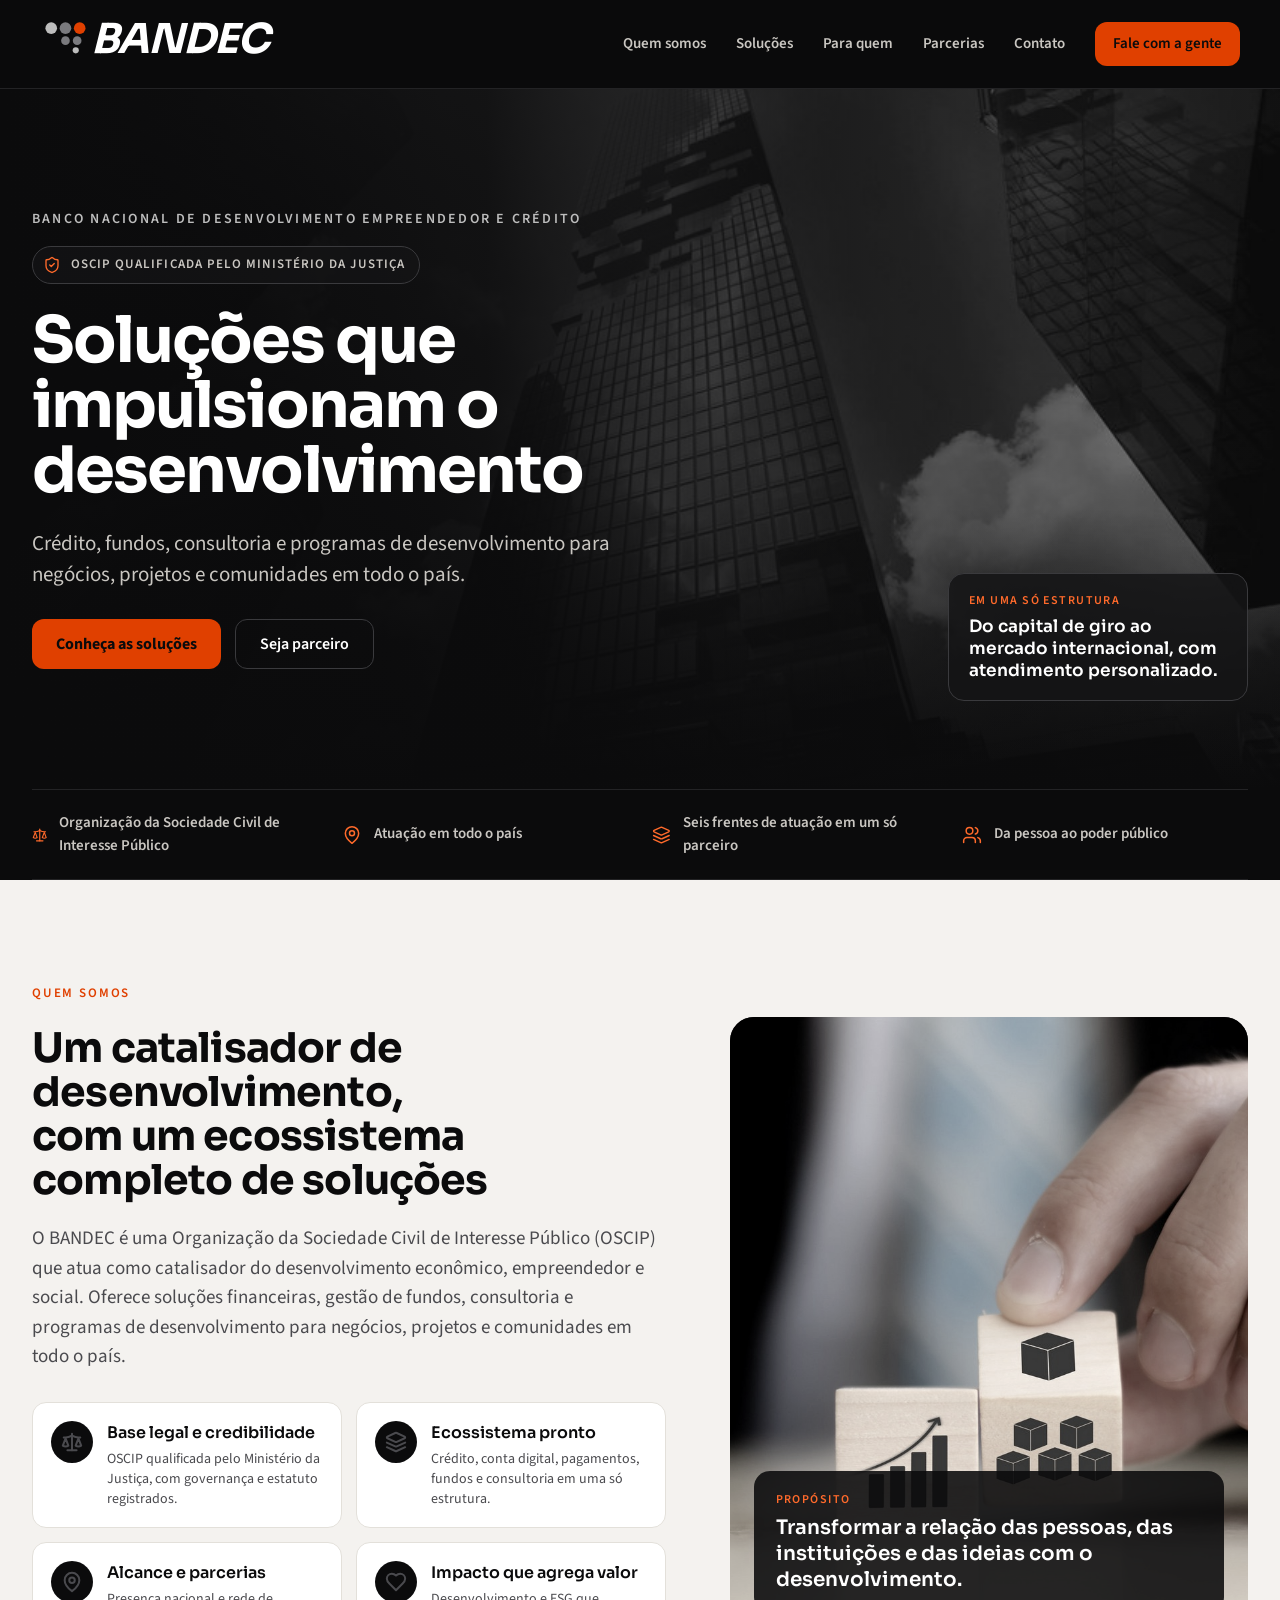
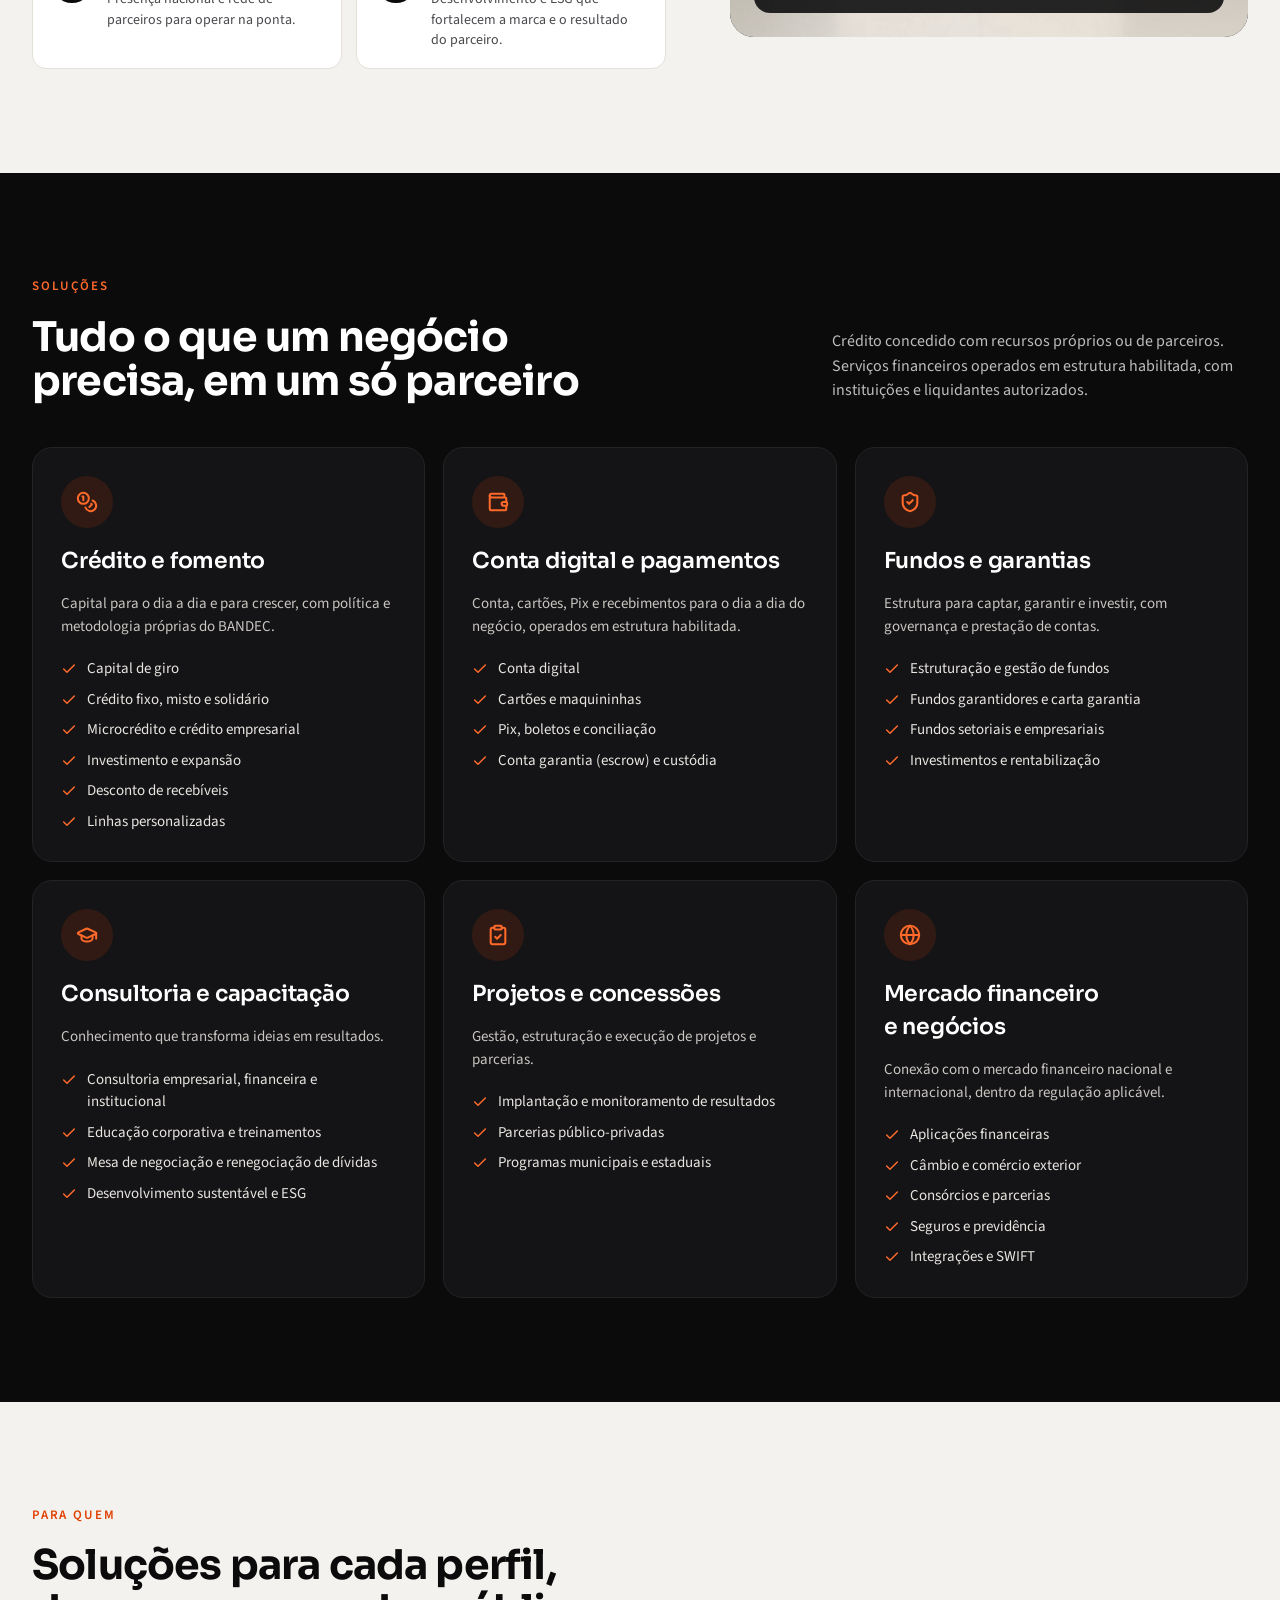
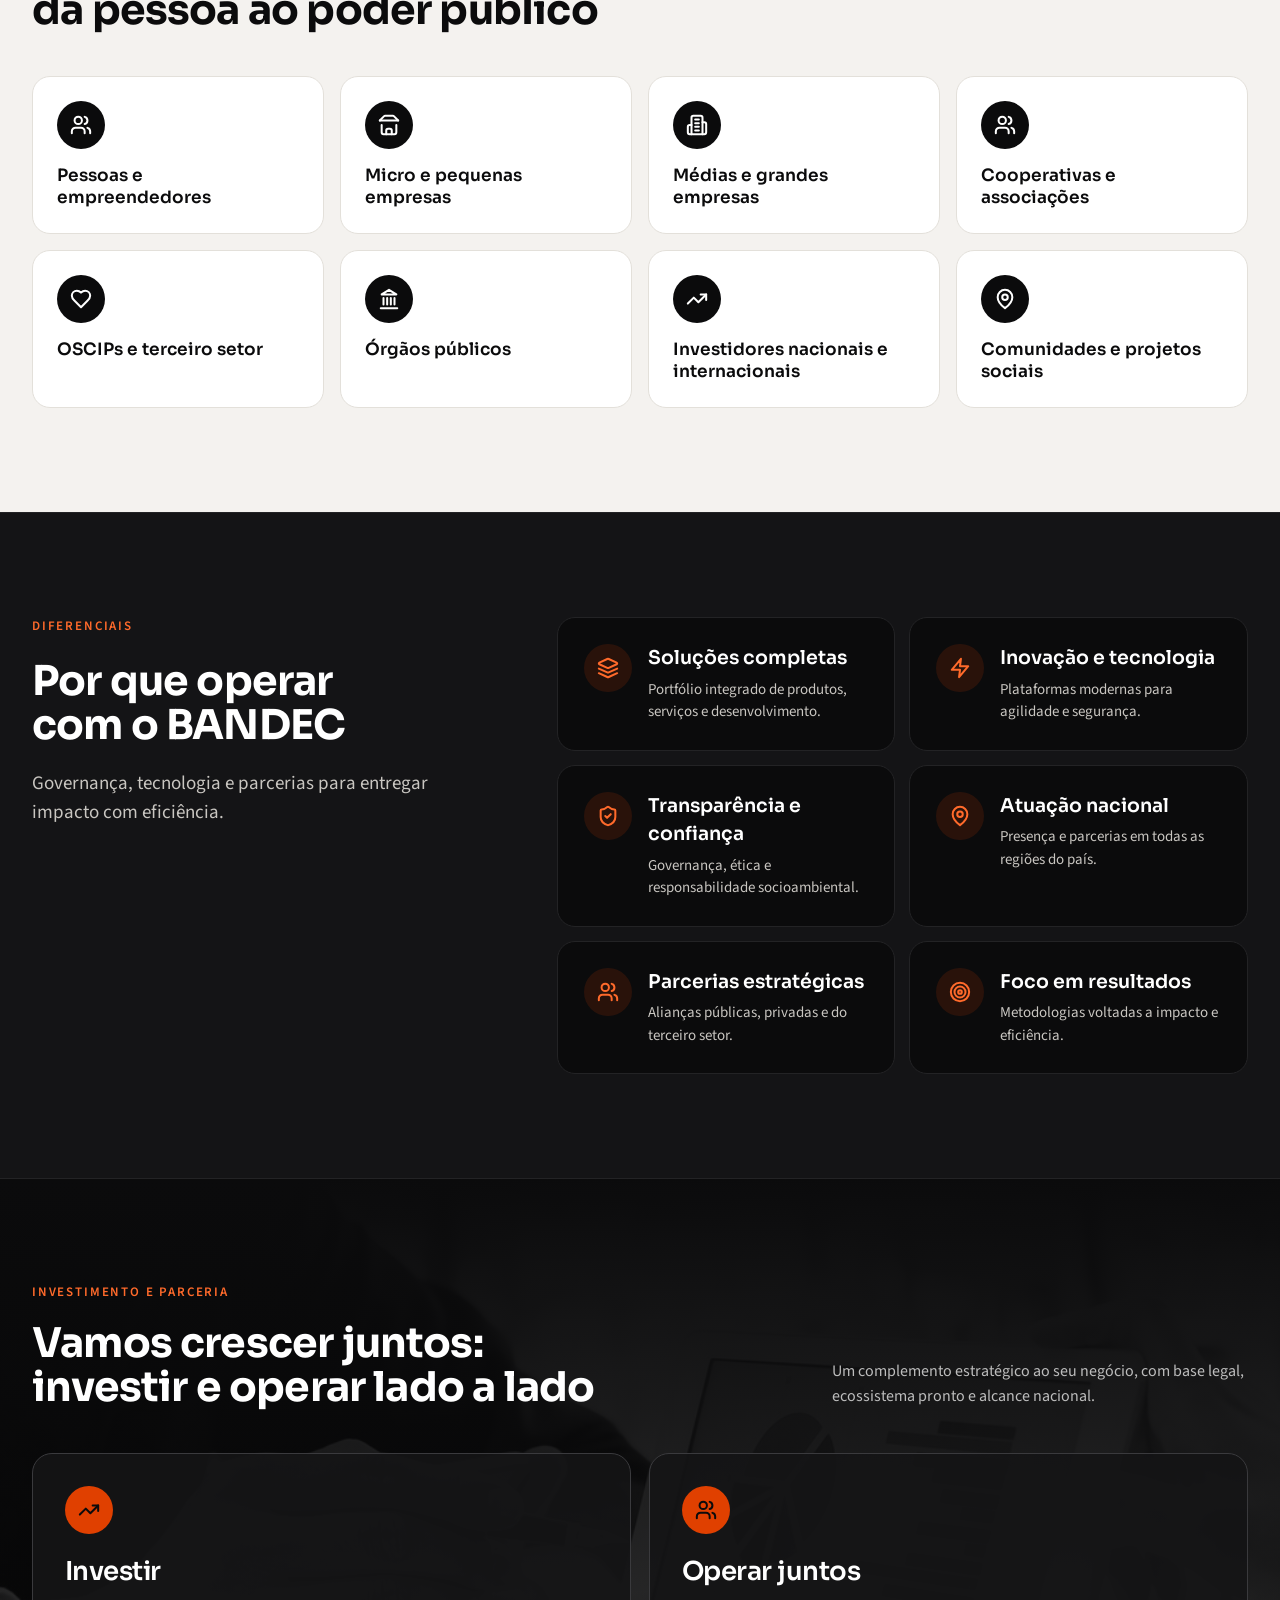
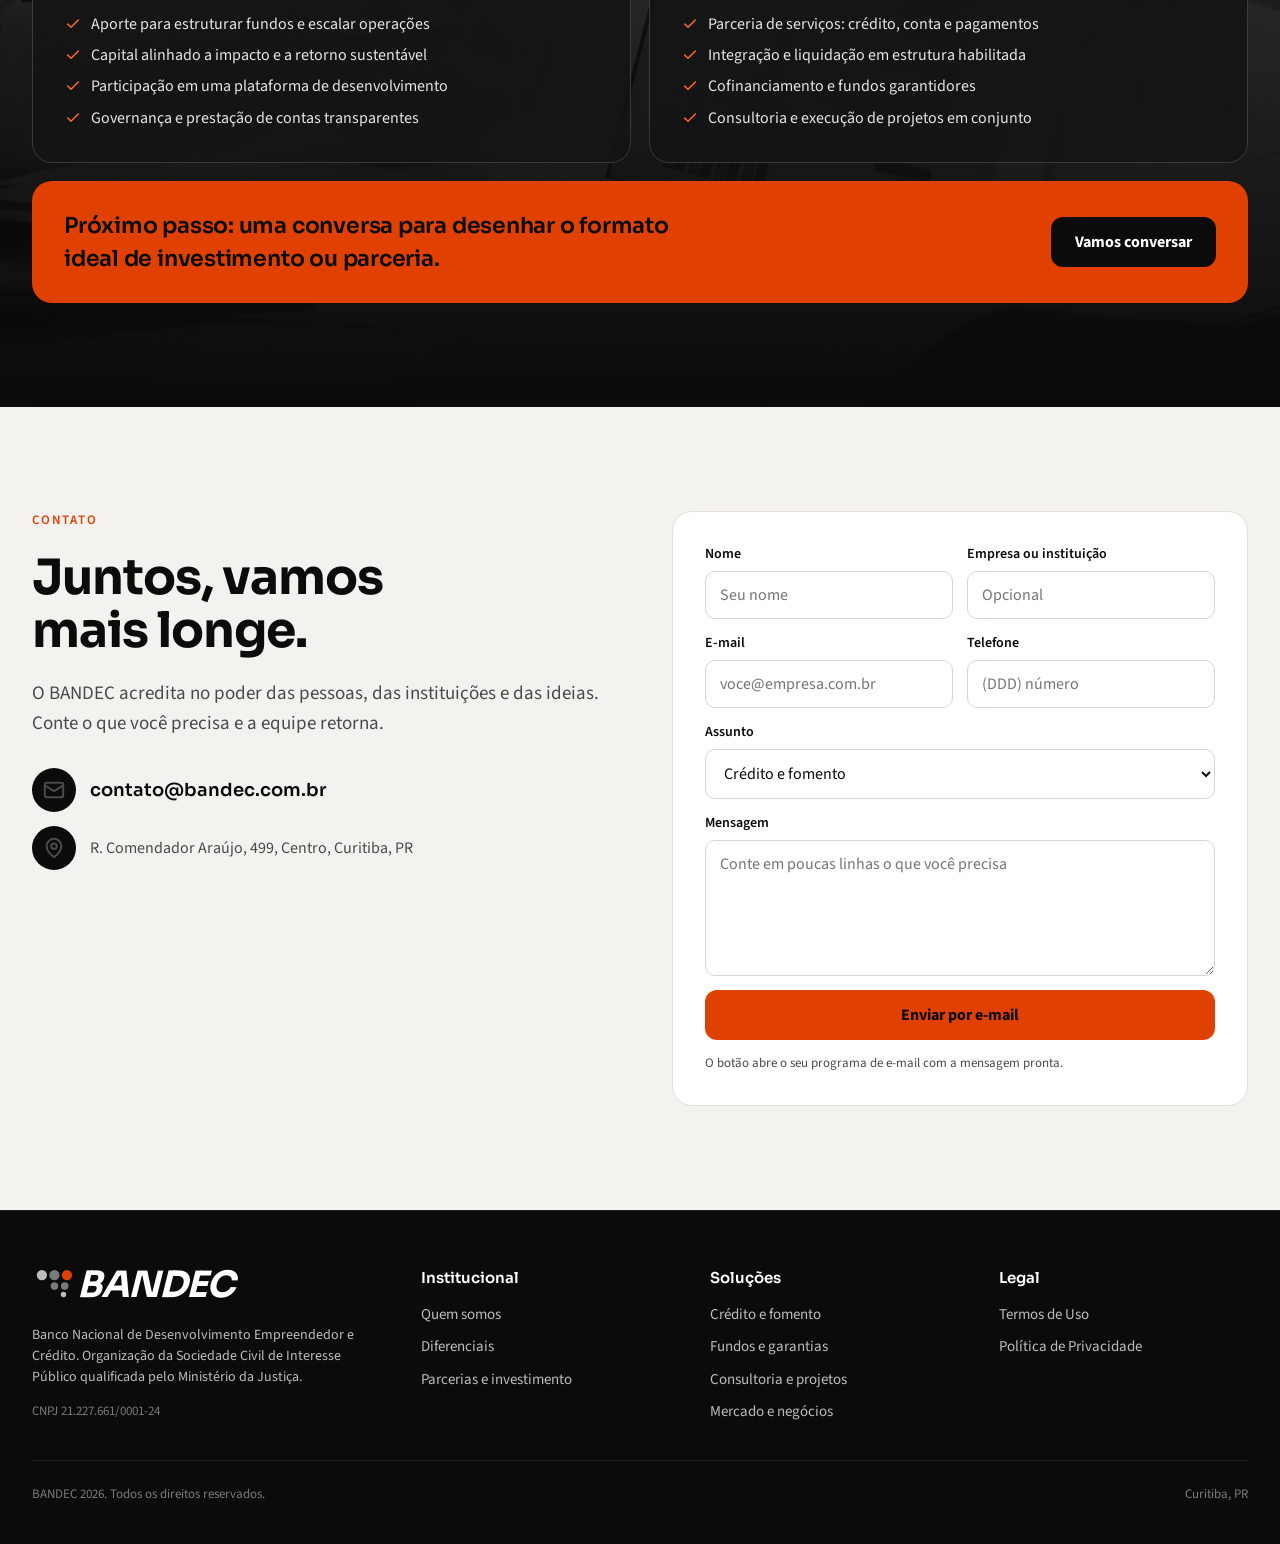
<file: index.html>
<!doctype html>
<html lang="pt-BR">
<head>
<meta charset="utf-8">
<meta name="viewport" content="width=device-width, initial-scale=1">
<title>BANDEC, soluções que impulsionam o desenvolvimento</title>
<meta name="description" content="O BANDEC é uma OSCIP qualificada pelo Ministério da Justiça: crédito e fomento, fundos e garantias, consultoria, projetos e conexão com o mercado financeiro para negócios, projetos e comunidades em todo o país.">
<meta name="theme-color" content="#0b0b0c">
<link rel="icon" href="assets/img/favicon.svg" type="image/svg+xml">
<link rel="icon" href="assets/img/favicon-32.png" sizes="32x32" type="image/png">
<link rel="apple-touch-icon" href="assets/img/apple-touch-icon.png">
<link rel="preconnect" href="https://fonts.googleapis.com">
<link rel="preconnect" href="https://fonts.gstatic.com" crossorigin>
<link rel="stylesheet" href="https://fonts.googleapis.com/css2?family=Sora:wght@500;600;700&family=Source+Sans+3:wght@400;600;700&display=swap">
<link rel="stylesheet" href="assets/styles.css?v=20261020b">
<meta property="og:title" content="BANDEC, soluções que impulsionam o desenvolvimento">
<meta property="og:description" content="O BANDEC é uma OSCIP qualificada pelo Ministério da Justiça: crédito e fomento, fundos e garantias, consultoria, projetos e conexão com o mercado financeiro para negócios, projetos e comunidades em todo o país.">
<meta property="og:type" content="website">
<meta property="og:image" content="assets/img/abertura.jpg">
</head>
<body>
<header class="topo">
  <div class="container">
    <a class="marca" href="#topo" aria-label="BANDEC, início"><svg role="img" aria-label="BANDEC" viewBox="0 0 800 158" preserveAspectRatio="xMinYMid meet"><circle cx="35.5" cy="29" r="18.4" fill="#bdbdbd"/><circle cx="80.5" cy="29" r="18.4" fill="#7a7a7e"/><circle cx="125.5" cy="29" r="18.4" fill="#e04000"/><circle cx="80.5" cy="68.5" r="13.7" fill="#7a7a7e"/><circle cx="117.5" cy="68.5" r="13.7" fill="#7a7a7e"/><circle cx="113" cy="99" r="9.7" fill="#bdbdbd"/><text x="160" y="106" font-family="Sora, Arial Black, sans-serif" font-weight="700" font-style="italic" font-size="130" fill="#ffffff" letter-spacing="-3">BANDEC</text></svg></a>
    <button class="menu-botao" type="button" aria-label="Abrir menu" aria-expanded="false" aria-controls="menu"><svg aria-hidden="true" width="20" height="20" viewBox="0 0 24 24" fill="none" stroke="currentColor" stroke-width="2" stroke-linecap="round" stroke-linejoin="round"><path d="M4 7h16M4 12h16M4 17h16"/></svg></button>
    <nav class="menu" id="menu" aria-label="Principal">
      <a href="#quem-somos">Quem somos</a>
      <a href="#solucoes">Soluções</a>
      <a href="#para-quem">Para quem</a>
      <a href="#parcerias">Parcerias</a>
      <a href="#contato">Contato</a>
      <a class="botao botao-laranja" href="#contato">Fale com a gente</a>
    </nav>
  </div>
</header>
<main id="topo">
  <section class="abertura">
    <div class="abertura-foto" aria-hidden="true"><img src="assets/img/abertura.jpg" alt="" width="852" height="567" fetchpriority="high"></div>
    <div class="container abertura-grade">
      <div class="abertura-texto">
        <p class="nome-instituicao">Banco Nacional de Desenvolvimento Empreendedor e Crédito</p>
        <p class="selo"><svg aria-hidden="true" width="18" height="18" viewBox="0 0 24 24" fill="none" stroke="currentColor" stroke-width="1.8" stroke-linecap="round" stroke-linejoin="round"><path d="M20 13c0 5-3.5 7.5-7.66 8.95a1 1 0 0 1-.67-.01C7.5 20.5 4 18 4 13V6a1 1 0 0 1 1-1c2 0 4.5-1.2 6.24-2.72a1.17 1.17 0 0 1 1.52 0C14.51 3.81 17 5 19 5a1 1 0 0 1 1 1z"/><path d="m9 12 2 2 4-4"/></svg><span>OSCIP qualificada pelo Ministério da Justiça</span></p>
        <h1>Soluções que impulsionam o desenvolvimento</h1>
        <p class="texto-grande">Crédito, fundos, consultoria e programas de desenvolvimento para negócios, projetos e comunidades em todo o país.</p>
        <div class="acoes">
          <a class="botao botao-laranja" href="#solucoes">Conheça as soluções</a>
          <a class="botao botao-contorno" href="#parcerias">Seja parceiro</a>
        </div>
      </div>
      <div class="abertura-destaque" aria-hidden="true">
        <small>Em uma só estrutura</small>
        <span>Do capital de giro ao mercado internacional, com atendimento personalizado.</span>
      </div>
    </div>
  </section>

  <div class="container"><ul class="faixa-fatos entra">
    <li><svg aria-hidden="true" width="20" height="20" viewBox="0 0 24 24" fill="none" stroke="currentColor" stroke-width="1.8" stroke-linecap="round" stroke-linejoin="round"><path d="m16 16 3-8 3 8c-.87.65-1.92 1-3 1s-2.13-.35-3-1Z"/><path d="m2 16 3-8 3 8c-.87.65-1.92 1-3 1s-2.13-.35-3-1Z"/><path d="M7 21h10"/><path d="M12 3v18"/><path d="M3 7h2c2 0 5-1 7-2 2 1 5 2 7 2h2"/></svg><span>Organização da Sociedade Civil de Interesse Público</span></li>
    <li><svg aria-hidden="true" width="20" height="20" viewBox="0 0 24 24" fill="none" stroke="currentColor" stroke-width="1.8" stroke-linecap="round" stroke-linejoin="round"><path d="M20 10c0 6-8 12-8 12s-8-6-8-12a8 8 0 0 1 16 0Z"/><circle cx="12" cy="10" r="3"/></svg><span>Atuação em todo o país</span></li>
    <li><svg aria-hidden="true" width="20" height="20" viewBox="0 0 24 24" fill="none" stroke="currentColor" stroke-width="1.8" stroke-linecap="round" stroke-linejoin="round"><path d="m12.83 2.18a2 2 0 0 0-1.66 0L2.6 6.08a1 1 0 0 0 0 1.83l8.58 3.91a2 2 0 0 0 1.66 0l8.58-3.9a1 1 0 0 0 0-1.83Z"/><path d="m22 17.65-9.17 4.16a2 2 0 0 1-1.66 0L2 17.65"/><path d="m22 12.65-9.17 4.16a2 2 0 0 1-1.66 0L2 12.65"/></svg><span>Seis frentes de atuação em um só parceiro</span></li>
    <li><svg aria-hidden="true" width="20" height="20" viewBox="0 0 24 24" fill="none" stroke="currentColor" stroke-width="1.8" stroke-linecap="round" stroke-linejoin="round"><path d="M16 21v-2a4 4 0 0 0-4-4H6a4 4 0 0 0-4 4v2"/><circle cx="9" cy="7" r="4"/><path d="M22 21v-2a4 4 0 0 0-3-3.87"/><path d="M16 3.13a4 4 0 0 1 0 7.75"/></svg><span>Da pessoa ao poder público</span></li>
  </ul></div>

  <section class="secao claro" id="quem-somos">
    <div class="container duas-colunas">
      <div class="coluna-texto entra">
        <p class="rotulo">Quem somos</p>
        <h2 class="titulo">Um catalisador de desenvolvimento, com um ecossistema completo de soluções</h2>
        <p class="texto">O BANDEC é uma Organização da Sociedade Civil de Interesse Público (OSCIP) que atua como catalisador do desenvolvimento econômico, empreendedor e social. Oferece soluções financeiras, gestão de fundos, consultoria e programas de desenvolvimento para negócios, projetos e comunidades em todo o país.</p>
        <div class="pilares">
          <div class="pilar"><span class="icone"><svg aria-hidden="true" width="22" height="22" viewBox="0 0 24 24" fill="none" stroke="currentColor" stroke-width="1.8" stroke-linecap="round" stroke-linejoin="round"><path d="m16 16 3-8 3 8c-.87.65-1.92 1-3 1s-2.13-.35-3-1Z"/><path d="m2 16 3-8 3 8c-.87.65-1.92 1-3 1s-2.13-.35-3-1Z"/><path d="M7 21h10"/><path d="M12 3v18"/><path d="M3 7h2c2 0 5-1 7-2 2 1 5 2 7 2h2"/></svg></span><div><strong>Base legal e credibilidade</strong><span>OSCIP qualificada pelo Ministério da Justiça, com governança e estatuto registrados.</span></div></div>
          <div class="pilar"><span class="icone"><svg aria-hidden="true" width="22" height="22" viewBox="0 0 24 24" fill="none" stroke="currentColor" stroke-width="1.8" stroke-linecap="round" stroke-linejoin="round"><path d="m12.83 2.18a2 2 0 0 0-1.66 0L2.6 6.08a1 1 0 0 0 0 1.83l8.58 3.91a2 2 0 0 0 1.66 0l8.58-3.9a1 1 0 0 0 0-1.83Z"/><path d="m22 17.65-9.17 4.16a2 2 0 0 1-1.66 0L2 17.65"/><path d="m22 12.65-9.17 4.16a2 2 0 0 1-1.66 0L2 12.65"/></svg></span><div><strong>Ecossistema pronto</strong><span>Crédito, conta digital, pagamentos, fundos e consultoria em uma só estrutura.</span></div></div>
          <div class="pilar"><span class="icone"><svg aria-hidden="true" width="22" height="22" viewBox="0 0 24 24" fill="none" stroke="currentColor" stroke-width="1.8" stroke-linecap="round" stroke-linejoin="round"><path d="M20 10c0 6-8 12-8 12s-8-6-8-12a8 8 0 0 1 16 0Z"/><circle cx="12" cy="10" r="3"/></svg></span><div><strong>Alcance e parcerias</strong><span>Presença nacional e rede de parceiros para operar na ponta.</span></div></div>
          <div class="pilar"><span class="icone"><svg aria-hidden="true" width="22" height="22" viewBox="0 0 24 24" fill="none" stroke="currentColor" stroke-width="1.8" stroke-linecap="round" stroke-linejoin="round"><path d="M19 14c1.49-1.46 3-3.21 3-5.5A5.5 5.5 0 0 0 16.5 3c-1.76 0-3 .5-4.5 2-1.5-1.5-2.74-2-4.5-2A5.5 5.5 0 0 0 2 8.5c0 2.3 1.5 4.05 3 5.5l7 7Z"/></svg></span><div><strong>Impacto que agrega valor</strong><span>Desenvolvimento e ESG que fortalecem a marca e o resultado do parceiro.</span></div></div>
        </div>
      </div>
      <div class="foto foto-quem entra">
        <img src="assets/img/blocos.jpg" alt="Mão posicionando blocos de madeira com símbolos de crescimento" width="1391" height="927" loading="lazy">
        <div class="legenda-foto"><small>Propósito</small><span>Transformar a relação das pessoas, das instituições e das ideias com o desenvolvimento.</span></div>
      </div>
    </div>
  </section>

  <section class="secao escuro" id="solucoes">
    <div class="container">
      <div class="cabecalho-secao entra">
        <div><p class="rotulo">Soluções</p><h2 class="titulo">Tudo o que um negócio precisa, em um só parceiro</h2></div>
        <p class="texto-apoio">Crédito concedido com recursos próprios ou de parceiros. Serviços financeiros operados em estrutura habilitada, com instituições e liquidantes autorizados.</p>
      </div>
      <div class="solucoes">
        <article class="solucao entra">
          <span class="icone"><svg aria-hidden="true" width="22" height="22" viewBox="0 0 24 24" fill="none" stroke="currentColor" stroke-width="1.8" stroke-linecap="round" stroke-linejoin="round"><circle cx="8" cy="8" r="6"/><path d="M18.09 10.37A6 6 0 1 1 10.34 18"/><path d="M7 6h1v4"/><path d="m16.71 13.88.7.71-2.82 2.82"/></svg></span>
          <h3>Crédito e fomento</h3>
          <p>Capital para o dia a dia e para crescer, com política e metodologia próprias do BANDEC.</p>
          <ul><li><svg aria-hidden="true" width="16" height="16" viewBox="0 0 24 24" fill="none" stroke="currentColor" stroke-width="2.2" stroke-linecap="round" stroke-linejoin="round"><path d="M20 6 9 17l-5-5"/></svg><span>Capital de giro</span></li><li><svg aria-hidden="true" width="16" height="16" viewBox="0 0 24 24" fill="none" stroke="currentColor" stroke-width="2.2" stroke-linecap="round" stroke-linejoin="round"><path d="M20 6 9 17l-5-5"/></svg><span>Crédito fixo, misto e solidário</span></li><li><svg aria-hidden="true" width="16" height="16" viewBox="0 0 24 24" fill="none" stroke="currentColor" stroke-width="2.2" stroke-linecap="round" stroke-linejoin="round"><path d="M20 6 9 17l-5-5"/></svg><span>Microcrédito e crédito empresarial</span></li><li><svg aria-hidden="true" width="16" height="16" viewBox="0 0 24 24" fill="none" stroke="currentColor" stroke-width="2.2" stroke-linecap="round" stroke-linejoin="round"><path d="M20 6 9 17l-5-5"/></svg><span>Investimento e expansão</span></li><li><svg aria-hidden="true" width="16" height="16" viewBox="0 0 24 24" fill="none" stroke="currentColor" stroke-width="2.2" stroke-linecap="round" stroke-linejoin="round"><path d="M20 6 9 17l-5-5"/></svg><span>Desconto de recebíveis</span></li><li><svg aria-hidden="true" width="16" height="16" viewBox="0 0 24 24" fill="none" stroke="currentColor" stroke-width="2.2" stroke-linecap="round" stroke-linejoin="round"><path d="M20 6 9 17l-5-5"/></svg><span>Linhas personalizadas</span></li></ul>
        </article>
        <article class="solucao entra">
          <span class="icone"><svg aria-hidden="true" width="22" height="22" viewBox="0 0 24 24" fill="none" stroke="currentColor" stroke-width="1.8" stroke-linecap="round" stroke-linejoin="round"><path d="M19 7V4a1 1 0 0 0-1-1H5a2 2 0 0 0 0 4h15a1 1 0 0 1 1 1v4h-3a2 2 0 0 0 0 4h3a1 1 0 0 0 1-1v-2a1 1 0 0 0-1-1"/><path d="M3 5v14a2 2 0 0 0 2 2h15a1 1 0 0 0 1-1v-4"/></svg></span>
          <h3>Conta digital e pagamentos</h3>
          <p>Conta, cartões, Pix e recebimentos para o dia a dia do negócio, operados em estrutura habilitada.</p>
          <ul><li><svg aria-hidden="true" width="16" height="16" viewBox="0 0 24 24" fill="none" stroke="currentColor" stroke-width="2.2" stroke-linecap="round" stroke-linejoin="round"><path d="M20 6 9 17l-5-5"/></svg><span>Conta digital</span></li><li><svg aria-hidden="true" width="16" height="16" viewBox="0 0 24 24" fill="none" stroke="currentColor" stroke-width="2.2" stroke-linecap="round" stroke-linejoin="round"><path d="M20 6 9 17l-5-5"/></svg><span>Cartões e maquininhas</span></li><li><svg aria-hidden="true" width="16" height="16" viewBox="0 0 24 24" fill="none" stroke="currentColor" stroke-width="2.2" stroke-linecap="round" stroke-linejoin="round"><path d="M20 6 9 17l-5-5"/></svg><span>Pix, boletos e conciliação</span></li><li><svg aria-hidden="true" width="16" height="16" viewBox="0 0 24 24" fill="none" stroke="currentColor" stroke-width="2.2" stroke-linecap="round" stroke-linejoin="round"><path d="M20 6 9 17l-5-5"/></svg><span>Conta garantia (escrow) e custódia</span></li></ul>
        </article>
        <article class="solucao entra">
          <span class="icone"><svg aria-hidden="true" width="22" height="22" viewBox="0 0 24 24" fill="none" stroke="currentColor" stroke-width="1.8" stroke-linecap="round" stroke-linejoin="round"><path d="M20 13c0 5-3.5 7.5-7.66 8.95a1 1 0 0 1-.67-.01C7.5 20.5 4 18 4 13V6a1 1 0 0 1 1-1c2 0 4.5-1.2 6.24-2.72a1.17 1.17 0 0 1 1.52 0C14.51 3.81 17 5 19 5a1 1 0 0 1 1 1z"/><path d="m9 12 2 2 4-4"/></svg></span>
          <h3>Fundos e garantias</h3>
          <p>Estrutura para captar, garantir e investir, com governança e prestação de contas.</p>
          <ul><li><svg aria-hidden="true" width="16" height="16" viewBox="0 0 24 24" fill="none" stroke="currentColor" stroke-width="2.2" stroke-linecap="round" stroke-linejoin="round"><path d="M20 6 9 17l-5-5"/></svg><span>Estruturação e gestão de fundos</span></li><li><svg aria-hidden="true" width="16" height="16" viewBox="0 0 24 24" fill="none" stroke="currentColor" stroke-width="2.2" stroke-linecap="round" stroke-linejoin="round"><path d="M20 6 9 17l-5-5"/></svg><span>Fundos garantidores e carta garantia</span></li><li><svg aria-hidden="true" width="16" height="16" viewBox="0 0 24 24" fill="none" stroke="currentColor" stroke-width="2.2" stroke-linecap="round" stroke-linejoin="round"><path d="M20 6 9 17l-5-5"/></svg><span>Fundos setoriais e empresariais</span></li><li><svg aria-hidden="true" width="16" height="16" viewBox="0 0 24 24" fill="none" stroke="currentColor" stroke-width="2.2" stroke-linecap="round" stroke-linejoin="round"><path d="M20 6 9 17l-5-5"/></svg><span>Investimentos e rentabilização</span></li></ul>
        </article>
        <article class="solucao entra">
          <span class="icone"><svg aria-hidden="true" width="22" height="22" viewBox="0 0 24 24" fill="none" stroke="currentColor" stroke-width="1.8" stroke-linecap="round" stroke-linejoin="round"><path d="M21.42 10.922a1 1 0 0 0-.019-1.838L12.83 5.18a2 2 0 0 0-1.66 0L2.6 9.08a1 1 0 0 0 0 1.832l8.57 3.908a2 2 0 0 0 1.66 0z"/><path d="M22 10v6"/><path d="M6 12.5V16a6 3 0 0 0 12 0v-3.5"/></svg></span>
          <h3>Consultoria e capacitação</h3>
          <p>Conhecimento que transforma ideias em resultados.</p>
          <ul><li><svg aria-hidden="true" width="16" height="16" viewBox="0 0 24 24" fill="none" stroke="currentColor" stroke-width="2.2" stroke-linecap="round" stroke-linejoin="round"><path d="M20 6 9 17l-5-5"/></svg><span>Consultoria empresarial, financeira e institucional</span></li><li><svg aria-hidden="true" width="16" height="16" viewBox="0 0 24 24" fill="none" stroke="currentColor" stroke-width="2.2" stroke-linecap="round" stroke-linejoin="round"><path d="M20 6 9 17l-5-5"/></svg><span>Educação corporativa e treinamentos</span></li><li><svg aria-hidden="true" width="16" height="16" viewBox="0 0 24 24" fill="none" stroke="currentColor" stroke-width="2.2" stroke-linecap="round" stroke-linejoin="round"><path d="M20 6 9 17l-5-5"/></svg><span>Mesa de negociação e renegociação de dívidas</span></li><li><svg aria-hidden="true" width="16" height="16" viewBox="0 0 24 24" fill="none" stroke="currentColor" stroke-width="2.2" stroke-linecap="round" stroke-linejoin="round"><path d="M20 6 9 17l-5-5"/></svg><span>Desenvolvimento sustentável e ESG</span></li></ul>
        </article>
        <article class="solucao entra">
          <span class="icone"><svg aria-hidden="true" width="22" height="22" viewBox="0 0 24 24" fill="none" stroke="currentColor" stroke-width="1.8" stroke-linecap="round" stroke-linejoin="round"><rect width="8" height="4" x="8" y="2" rx="1" ry="1"/><path d="M16 4h2a2 2 0 0 1 2 2v14a2 2 0 0 1-2 2H6a2 2 0 0 1-2-2V6a2 2 0 0 1 2-2h2"/><path d="m9 14 2 2 4-4"/></svg></span>
          <h3>Projetos e concessões</h3>
          <p>Gestão, estruturação e execução de projetos e parcerias.</p>
          <ul><li><svg aria-hidden="true" width="16" height="16" viewBox="0 0 24 24" fill="none" stroke="currentColor" stroke-width="2.2" stroke-linecap="round" stroke-linejoin="round"><path d="M20 6 9 17l-5-5"/></svg><span>Implantação e monitoramento de resultados</span></li><li><svg aria-hidden="true" width="16" height="16" viewBox="0 0 24 24" fill="none" stroke="currentColor" stroke-width="2.2" stroke-linecap="round" stroke-linejoin="round"><path d="M20 6 9 17l-5-5"/></svg><span>Parcerias público-privadas</span></li><li><svg aria-hidden="true" width="16" height="16" viewBox="0 0 24 24" fill="none" stroke="currentColor" stroke-width="2.2" stroke-linecap="round" stroke-linejoin="round"><path d="M20 6 9 17l-5-5"/></svg><span>Programas municipais e estaduais</span></li></ul>
        </article>
        <article class="solucao entra">
          <span class="icone"><svg aria-hidden="true" width="22" height="22" viewBox="0 0 24 24" fill="none" stroke="currentColor" stroke-width="1.8" stroke-linecap="round" stroke-linejoin="round"><circle cx="12" cy="12" r="10"/><path d="M12 2a14.5 14.5 0 0 0 0 20 14.5 14.5 0 0 0 0-20"/><path d="M2 12h20"/></svg></span>
          <h3>Mercado financeiro e negócios</h3>
          <p>Conexão com o mercado financeiro nacional e internacional, dentro da regulação aplicável.</p>
          <ul><li><svg aria-hidden="true" width="16" height="16" viewBox="0 0 24 24" fill="none" stroke="currentColor" stroke-width="2.2" stroke-linecap="round" stroke-linejoin="round"><path d="M20 6 9 17l-5-5"/></svg><span>Aplicações financeiras</span></li><li><svg aria-hidden="true" width="16" height="16" viewBox="0 0 24 24" fill="none" stroke="currentColor" stroke-width="2.2" stroke-linecap="round" stroke-linejoin="round"><path d="M20 6 9 17l-5-5"/></svg><span>Câmbio e comércio exterior</span></li><li><svg aria-hidden="true" width="16" height="16" viewBox="0 0 24 24" fill="none" stroke="currentColor" stroke-width="2.2" stroke-linecap="round" stroke-linejoin="round"><path d="M20 6 9 17l-5-5"/></svg><span>Consórcios e parcerias</span></li><li><svg aria-hidden="true" width="16" height="16" viewBox="0 0 24 24" fill="none" stroke="currentColor" stroke-width="2.2" stroke-linecap="round" stroke-linejoin="round"><path d="M20 6 9 17l-5-5"/></svg><span>Seguros e previdência</span></li><li><svg aria-hidden="true" width="16" height="16" viewBox="0 0 24 24" fill="none" stroke="currentColor" stroke-width="2.2" stroke-linecap="round" stroke-linejoin="round"><path d="M20 6 9 17l-5-5"/></svg><span>Integrações e SWIFT</span></li></ul>
        </article>
      </div>
    </div>
  </section>

  <section class="secao claro" id="para-quem">
    <div class="container">
      <div class="cabecalho-secao entra"><div><p class="rotulo">Para quem</p><h2 class="titulo">Soluções para cada perfil, da pessoa ao poder público</h2></div></div>
      <div class="perfis">
        <div class="perfil entra"><span class="icone"><svg aria-hidden="true" width="22" height="22" viewBox="0 0 24 24" fill="none" stroke="currentColor" stroke-width="1.8" stroke-linecap="round" stroke-linejoin="round"><path d="M16 21v-2a4 4 0 0 0-4-4H6a4 4 0 0 0-4 4v2"/><circle cx="9" cy="7" r="4"/><path d="M22 21v-2a4 4 0 0 0-3-3.87"/><path d="M16 3.13a4 4 0 0 1 0 7.75"/></svg></span><span>Pessoas e empreendedores</span></div>
        <div class="perfil entra"><span class="icone"><svg aria-hidden="true" width="22" height="22" viewBox="0 0 24 24" fill="none" stroke="currentColor" stroke-width="1.8" stroke-linecap="round" stroke-linejoin="round"><path d="m2 7 4.41-4.41A2 2 0 0 1 7.83 2h8.34a2 2 0 0 1 1.42.59L22 7"/><path d="M4 12v8a2 2 0 0 0 2 2h12a2 2 0 0 0 2-2v-8"/><path d="M15 22v-4a2 2 0 0 0-2-2h-2a2 2 0 0 0-2 2v4"/><path d="M2 7h20"/></svg></span><span>Micro e pequenas empresas</span></div>
        <div class="perfil entra"><span class="icone"><svg aria-hidden="true" width="22" height="22" viewBox="0 0 24 24" fill="none" stroke="currentColor" stroke-width="1.8" stroke-linecap="round" stroke-linejoin="round"><path d="M6 22V4a2 2 0 0 1 2-2h8a2 2 0 0 1 2 2v18Z"/><path d="M6 12H4a2 2 0 0 0-2 2v6a2 2 0 0 0 2 2h2"/><path d="M18 9h2a2 2 0 0 1 2 2v9a2 2 0 0 1-2 2h-2"/><path d="M10 6h4"/><path d="M10 10h4"/><path d="M10 14h4"/><path d="M10 18h4"/></svg></span><span>Médias e grandes empresas</span></div>
        <div class="perfil entra"><span class="icone"><svg aria-hidden="true" width="22" height="22" viewBox="0 0 24 24" fill="none" stroke="currentColor" stroke-width="1.8" stroke-linecap="round" stroke-linejoin="round"><path d="M16 21v-2a4 4 0 0 0-4-4H6a4 4 0 0 0-4 4v2"/><circle cx="9" cy="7" r="4"/><path d="M22 21v-2a4 4 0 0 0-3-3.87"/><path d="M16 3.13a4 4 0 0 1 0 7.75"/></svg></span><span>Cooperativas e associações</span></div>
        <div class="perfil entra"><span class="icone"><svg aria-hidden="true" width="22" height="22" viewBox="0 0 24 24" fill="none" stroke="currentColor" stroke-width="1.8" stroke-linecap="round" stroke-linejoin="round"><path d="M19 14c1.49-1.46 3-3.21 3-5.5A5.5 5.5 0 0 0 16.5 3c-1.76 0-3 .5-4.5 2-1.5-1.5-2.74-2-4.5-2A5.5 5.5 0 0 0 2 8.5c0 2.3 1.5 4.05 3 5.5l7 7Z"/></svg></span><span>OSCIPs e terceiro setor</span></div>
        <div class="perfil entra"><span class="icone"><svg aria-hidden="true" width="22" height="22" viewBox="0 0 24 24" fill="none" stroke="currentColor" stroke-width="1.8" stroke-linecap="round" stroke-linejoin="round"><line x1="3" x2="21" y1="22" y2="22"/><line x1="6" x2="6" y1="18" y2="11"/><line x1="10" x2="10" y1="18" y2="11"/><line x1="14" x2="14" y1="18" y2="11"/><line x1="18" x2="18" y1="18" y2="11"/><polygon points="12 2 20 7 4 7"/></svg></span><span>Órgãos públicos</span></div>
        <div class="perfil entra"><span class="icone"><svg aria-hidden="true" width="22" height="22" viewBox="0 0 24 24" fill="none" stroke="currentColor" stroke-width="1.8" stroke-linecap="round" stroke-linejoin="round"><polyline points="22 7 13.5 15.5 8.5 10.5 2 17"/><polyline points="16 7 22 7 22 13"/></svg></span><span>Investidores nacionais e internacionais</span></div>
        <div class="perfil entra"><span class="icone"><svg aria-hidden="true" width="22" height="22" viewBox="0 0 24 24" fill="none" stroke="currentColor" stroke-width="1.8" stroke-linecap="round" stroke-linejoin="round"><path d="M20 10c0 6-8 12-8 12s-8-6-8-12a8 8 0 0 1 16 0Z"/><circle cx="12" cy="10" r="3"/></svg></span><span>Comunidades e projetos sociais</span></div>
      </div>
    </div>
  </section>

  <section class="secao grafite" id="diferenciais">
    <div class="container duas-colunas-larga">
      <div class="coluna-texto fixa entra">
        <p class="rotulo">Diferenciais</p>
        <h2 class="titulo">Por que operar com o BANDEC</h2>
        <p class="texto">Governança, tecnologia e parcerias para entregar impacto com eficiência.</p>
      </div>
      <div class="diferenciais">
        <div class="diferencial entra"><span class="icone"><svg aria-hidden="true" width="22" height="22" viewBox="0 0 24 24" fill="none" stroke="currentColor" stroke-width="1.8" stroke-linecap="round" stroke-linejoin="round"><path d="m12.83 2.18a2 2 0 0 0-1.66 0L2.6 6.08a1 1 0 0 0 0 1.83l8.58 3.91a2 2 0 0 0 1.66 0l8.58-3.9a1 1 0 0 0 0-1.83Z"/><path d="m22 17.65-9.17 4.16a2 2 0 0 1-1.66 0L2 17.65"/><path d="m22 12.65-9.17 4.16a2 2 0 0 1-1.66 0L2 12.65"/></svg></span><div><strong>Soluções completas</strong><span>Portfólio integrado de produtos, serviços e desenvolvimento.</span></div></div>
        <div class="diferencial entra"><span class="icone"><svg aria-hidden="true" width="22" height="22" viewBox="0 0 24 24" fill="none" stroke="currentColor" stroke-width="1.8" stroke-linecap="round" stroke-linejoin="round"><polygon points="13 2 3 14 12 14 11 22 21 10 12 10 13 2"/></svg></span><div><strong>Inovação e tecnologia</strong><span>Plataformas modernas para agilidade e segurança.</span></div></div>
        <div class="diferencial entra"><span class="icone"><svg aria-hidden="true" width="22" height="22" viewBox="0 0 24 24" fill="none" stroke="currentColor" stroke-width="1.8" stroke-linecap="round" stroke-linejoin="round"><path d="M20 13c0 5-3.5 7.5-7.66 8.95a1 1 0 0 1-.67-.01C7.5 20.5 4 18 4 13V6a1 1 0 0 1 1-1c2 0 4.5-1.2 6.24-2.72a1.17 1.17 0 0 1 1.52 0C14.51 3.81 17 5 19 5a1 1 0 0 1 1 1z"/><path d="m9 12 2 2 4-4"/></svg></span><div><strong>Transparência e confiança</strong><span>Governança, ética e responsabilidade socioambiental.</span></div></div>
        <div class="diferencial entra"><span class="icone"><svg aria-hidden="true" width="22" height="22" viewBox="0 0 24 24" fill="none" stroke="currentColor" stroke-width="1.8" stroke-linecap="round" stroke-linejoin="round"><path d="M20 10c0 6-8 12-8 12s-8-6-8-12a8 8 0 0 1 16 0Z"/><circle cx="12" cy="10" r="3"/></svg></span><div><strong>Atuação nacional</strong><span>Presença e parcerias em todas as regiões do país.</span></div></div>
        <div class="diferencial entra"><span class="icone"><svg aria-hidden="true" width="22" height="22" viewBox="0 0 24 24" fill="none" stroke="currentColor" stroke-width="1.8" stroke-linecap="round" stroke-linejoin="round"><path d="M16 21v-2a4 4 0 0 0-4-4H6a4 4 0 0 0-4 4v2"/><circle cx="9" cy="7" r="4"/><path d="M22 21v-2a4 4 0 0 0-3-3.87"/><path d="M16 3.13a4 4 0 0 1 0 7.75"/></svg></span><div><strong>Parcerias estratégicas</strong><span>Alianças públicas, privadas e do terceiro setor.</span></div></div>
        <div class="diferencial entra"><span class="icone"><svg aria-hidden="true" width="22" height="22" viewBox="0 0 24 24" fill="none" stroke="currentColor" stroke-width="1.8" stroke-linecap="round" stroke-linejoin="round"><circle cx="12" cy="12" r="10"/><circle cx="12" cy="12" r="6"/><circle cx="12" cy="12" r="2"/></svg></span><div><strong>Foco em resultados</strong><span>Metodologias voltadas a impacto e eficiência.</span></div></div>
      </div>
    </div>
  </section>

  <section class="secao parcerias" id="parcerias">
    <div class="parcerias-foto" aria-hidden="true"><img src="assets/img/parceria.jpg" alt="" width="1006" height="671" loading="lazy"></div>
    <div class="container">
      <div class="cabecalho-secao entra">
        <div><p class="rotulo">Investimento e parceria</p><h2 class="titulo">Vamos crescer juntos: investir e operar lado a lado</h2></div>
        <p class="texto-apoio">Um complemento estratégico ao seu negócio, com base legal, ecossistema pronto e alcance nacional.</p>
      </div>
      <div class="caminhos">
        <div class="caminho entra"><span class="icone icone-laranja"><svg aria-hidden="true" width="22" height="22" viewBox="0 0 24 24" fill="none" stroke="currentColor" stroke-width="1.8" stroke-linecap="round" stroke-linejoin="round"><polyline points="22 7 13.5 15.5 8.5 10.5 2 17"/><polyline points="16 7 22 7 22 13"/></svg></span><h3>Investir</h3><ul><li><svg aria-hidden="true" width="16" height="16" viewBox="0 0 24 24" fill="none" stroke="currentColor" stroke-width="2.2" stroke-linecap="round" stroke-linejoin="round"><path d="M20 6 9 17l-5-5"/></svg><span>Aporte para estruturar fundos e escalar operações</span></li><li><svg aria-hidden="true" width="16" height="16" viewBox="0 0 24 24" fill="none" stroke="currentColor" stroke-width="2.2" stroke-linecap="round" stroke-linejoin="round"><path d="M20 6 9 17l-5-5"/></svg><span>Capital alinhado a impacto e a retorno sustentável</span></li><li><svg aria-hidden="true" width="16" height="16" viewBox="0 0 24 24" fill="none" stroke="currentColor" stroke-width="2.2" stroke-linecap="round" stroke-linejoin="round"><path d="M20 6 9 17l-5-5"/></svg><span>Participação em uma plataforma de desenvolvimento</span></li><li><svg aria-hidden="true" width="16" height="16" viewBox="0 0 24 24" fill="none" stroke="currentColor" stroke-width="2.2" stroke-linecap="round" stroke-linejoin="round"><path d="M20 6 9 17l-5-5"/></svg><span>Governança e prestação de contas transparentes</span></li></ul></div>
        <div class="caminho entra"><span class="icone icone-laranja"><svg aria-hidden="true" width="22" height="22" viewBox="0 0 24 24" fill="none" stroke="currentColor" stroke-width="1.8" stroke-linecap="round" stroke-linejoin="round"><path d="M16 21v-2a4 4 0 0 0-4-4H6a4 4 0 0 0-4 4v2"/><circle cx="9" cy="7" r="4"/><path d="M22 21v-2a4 4 0 0 0-3-3.87"/><path d="M16 3.13a4 4 0 0 1 0 7.75"/></svg></span><h3>Operar juntos</h3><ul><li><svg aria-hidden="true" width="16" height="16" viewBox="0 0 24 24" fill="none" stroke="currentColor" stroke-width="2.2" stroke-linecap="round" stroke-linejoin="round"><path d="M20 6 9 17l-5-5"/></svg><span>Parceria de serviços: crédito, conta e pagamentos</span></li><li><svg aria-hidden="true" width="16" height="16" viewBox="0 0 24 24" fill="none" stroke="currentColor" stroke-width="2.2" stroke-linecap="round" stroke-linejoin="round"><path d="M20 6 9 17l-5-5"/></svg><span>Integração e liquidação em estrutura habilitada</span></li><li><svg aria-hidden="true" width="16" height="16" viewBox="0 0 24 24" fill="none" stroke="currentColor" stroke-width="2.2" stroke-linecap="round" stroke-linejoin="round"><path d="M20 6 9 17l-5-5"/></svg><span>Cofinanciamento e fundos garantidores</span></li><li><svg aria-hidden="true" width="16" height="16" viewBox="0 0 24 24" fill="none" stroke="currentColor" stroke-width="2.2" stroke-linecap="round" stroke-linejoin="round"><path d="M20 6 9 17l-5-5"/></svg><span>Consultoria e execução de projetos em conjunto</span></li></ul></div>
      </div>
      <div class="chamada entra">
        <span>Próximo passo: uma conversa para desenhar o formato ideal de investimento ou parceria.</span>
        <a class="botao botao-preto" href="#contato">Vamos conversar</a>
      </div>
    </div>
  </section>

  <section class="secao claro" id="contato">
    <div class="container duas-colunas alinha-topo">
      <div class="coluna-texto entra">
        <p class="rotulo">Contato</p>
        <h2 class="titulo titulo-maior">Juntos, vamos mais longe.</h2>
        <p class="texto">O BANDEC acredita no poder das pessoas, das instituições e das ideias. Conte o que você precisa e a equipe retorna.</p>
        <ul class="contatos">
          <li><span class="icone"><svg aria-hidden="true" width="22" height="22" viewBox="0 0 24 24" fill="none" stroke="currentColor" stroke-width="1.8" stroke-linecap="round" stroke-linejoin="round"><rect width="20" height="16" x="2" y="4" rx="2"/><path d="m22 7-8.97 5.7a1.94 1.94 0 0 1-2.06 0L2 7"/></svg></span><a href="mailto:contato@bandec.com.br">contato@bandec.com.br</a></li>
          <li><span class="icone"><svg aria-hidden="true" width="22" height="22" viewBox="0 0 24 24" fill="none" stroke="currentColor" stroke-width="1.8" stroke-linecap="round" stroke-linejoin="round"><path d="M20 10c0 6-8 12-8 12s-8-6-8-12a8 8 0 0 1 16 0Z"/><circle cx="12" cy="10" r="3"/></svg></span><span>R. Comendador Araújo, 499, Centro, Curitiba, PR</span></li>
        </ul>
      </div>
      <form class="formulario entra" id="form-contato" data-destino="contato@bandec.com.br">
        <div class="duas"><label>Nome<input id="nome" name="nome" type="text" autocomplete="name" placeholder="Seu nome" required></label><label>Empresa ou instituição<input id="empresa" name="empresa" type="text" autocomplete="organization" placeholder="Opcional"></label></div>
        <div class="duas"><label>E-mail<input id="email" name="email" type="email" autocomplete="email" placeholder="voce@empresa.com.br" required></label><label>Telefone<input id="telefone" name="telefone" type="tel" autocomplete="tel" placeholder="(DDD) número"></label></div>
        <label>Assunto<select id="assunto" name="assunto"><option>Crédito e fomento</option><option>Fundos e garantias</option><option>Consultoria e projetos</option><option>Parceria</option><option>Investimento</option><option>Outro assunto</option></select></label>
        <label>Mensagem<textarea id="mensagem" name="mensagem" rows="5" placeholder="Conte em poucas linhas o que você precisa" required></textarea></label>
        <button class="botao botao-laranja" type="submit">Enviar por e-mail</button>
        <small>O botão abre o seu programa de e-mail com a mensagem pronta.</small>
      </form>
    </div>
  </section>
</main>

<footer class="rodape">
  <div class="container">
    <div class="rodape-grade">
      <div class="rodape-marca">
        <svg role="img" aria-label="BANDEC" viewBox="0 0 800 158" preserveAspectRatio="xMinYMid meet"><circle cx="35.5" cy="29" r="18.4" fill="#bdbdbd"/><circle cx="80.5" cy="29" r="18.4" fill="#7a7a7e"/><circle cx="125.5" cy="29" r="18.4" fill="#e04000"/><circle cx="80.5" cy="68.5" r="13.7" fill="#7a7a7e"/><circle cx="117.5" cy="68.5" r="13.7" fill="#7a7a7e"/><circle cx="113" cy="99" r="9.7" fill="#bdbdbd"/><text x="160" y="106" font-family="Sora, Arial Black, sans-serif" font-weight="700" font-style="italic" font-size="130" fill="#ffffff" letter-spacing="-3">BANDEC</text></svg>
        <span>Banco Nacional de Desenvolvimento Empreendedor e Crédito. Organização da Sociedade Civil de Interesse Público qualificada pelo Ministério da Justiça.</span>
        <small>CNPJ 21.227.661/0001-24</small>
      </div>
      <div class="rodape-coluna"><strong>Institucional</strong><a href="#quem-somos">Quem somos</a><a href="#diferenciais">Diferenciais</a><a href="#parcerias">Parcerias e investimento</a></div>
      <div class="rodape-coluna"><strong>Soluções</strong><a href="#solucoes">Crédito e fomento</a><a href="#solucoes">Fundos e garantias</a><a href="#solucoes">Consultoria e projetos</a><a href="#solucoes">Mercado e negócios</a></div>
      <div class="rodape-coluna"><strong>Legal</strong><a href="termos-de-uso">Termos de Uso</a><a href="politica-de-privacidade">Política de Privacidade</a></div>
    </div>
    <div class="rodape-base">
      <span>BANDEC 2026. Todos os direitos reservados.</span>
      <span>Curitiba, PR</span>
    </div>
  </div>
</footer>
<script type="application/ld+json">
{"@context":"https://schema.org","@type":"NGO","name":"BANDEC","alternateName":"Banco Nacional de Desenvolvimento Empreendedor e Crédito","url":"https://bandec.com.br","address":{"@type":"PostalAddress","streetAddress":"R. Comendador Araújo, 499, Centro","addressLocality":"Curitiba","addressRegion":"PR","addressCountry":"BR"}}
</script>
<script src="assets/main.js?v=20261020c" defer></script>
</body>
</html>
</file>
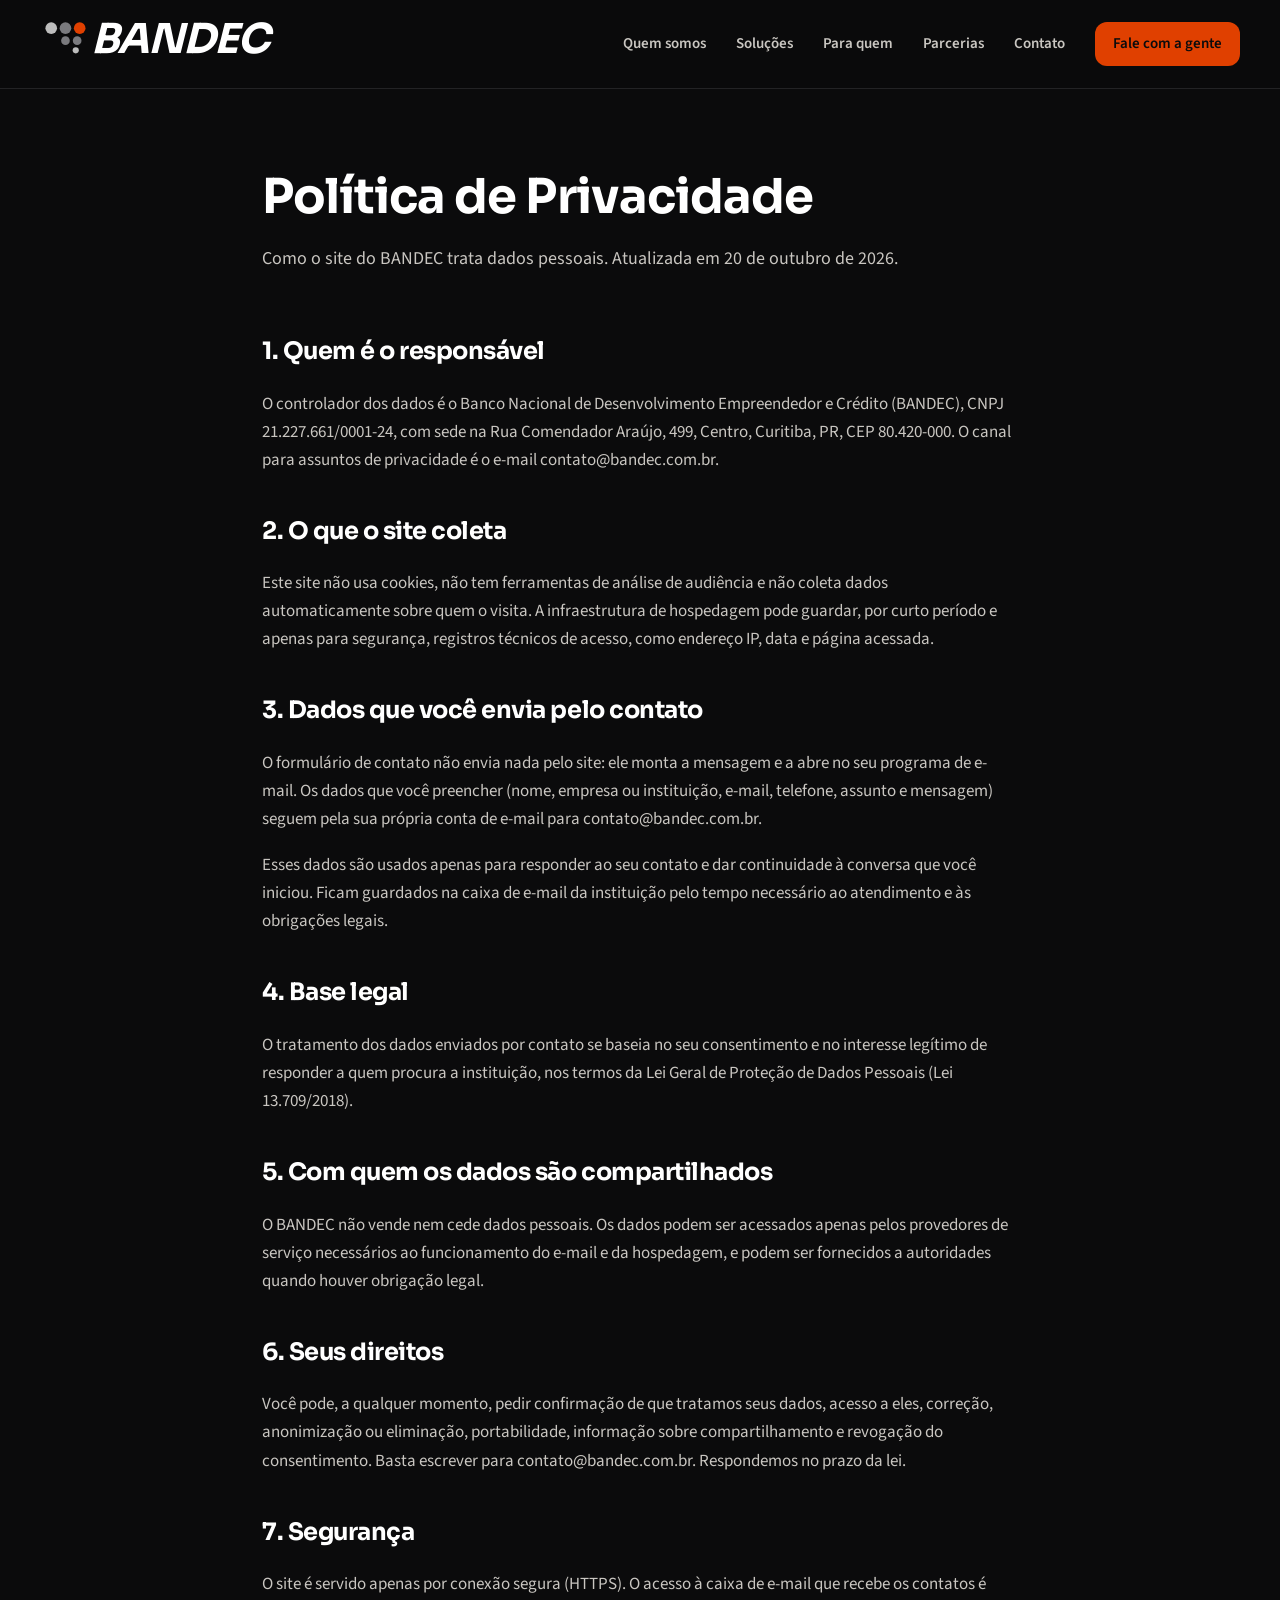
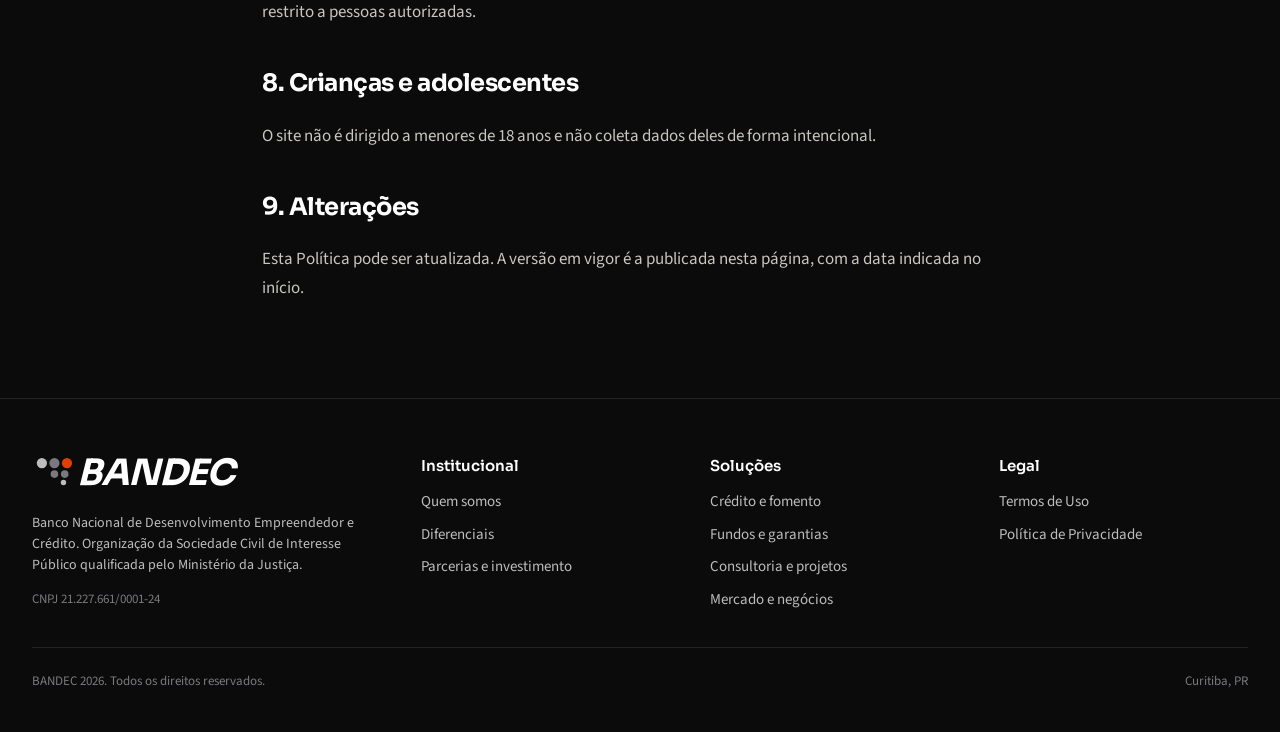
<file: politica-de-privacidade.html>
<!doctype html>
<html lang="pt-BR">
<head>
<meta charset="utf-8">
<meta name="viewport" content="width=device-width, initial-scale=1">
<title>Política de Privacidade, BANDEC</title>
<meta name="description" content="Política de Privacidade do site do BANDEC.">
<meta name="theme-color" content="#0b0b0c">
<link rel="icon" href="assets/img/favicon.svg" type="image/svg+xml">
<link rel="icon" href="assets/img/favicon-32.png" sizes="32x32" type="image/png">
<link rel="apple-touch-icon" href="assets/img/apple-touch-icon.png">
<link rel="preconnect" href="https://fonts.googleapis.com">
<link rel="preconnect" href="https://fonts.gstatic.com" crossorigin>
<link rel="stylesheet" href="https://fonts.googleapis.com/css2?family=Sora:wght@500;600;700&family=Source+Sans+3:wght@400;600;700&display=swap">
<link rel="stylesheet" href="assets/styles.css?v=20261020b">
<meta property="og:title" content="Política de Privacidade, BANDEC">
<meta property="og:description" content="Política de Privacidade do site do BANDEC.">
<meta property="og:type" content="website">
<meta property="og:image" content="assets/img/abertura.jpg">
</head>
<body>
<header class="topo">
  <div class="container">
    <a class="marca" href="index.html" aria-label="BANDEC, início"><svg role="img" aria-label="BANDEC" viewBox="0 0 800 158" preserveAspectRatio="xMinYMid meet"><circle cx="35.5" cy="29" r="18.4" fill="#bdbdbd"/><circle cx="80.5" cy="29" r="18.4" fill="#7a7a7e"/><circle cx="125.5" cy="29" r="18.4" fill="#e04000"/><circle cx="80.5" cy="68.5" r="13.7" fill="#7a7a7e"/><circle cx="117.5" cy="68.5" r="13.7" fill="#7a7a7e"/><circle cx="113" cy="99" r="9.7" fill="#bdbdbd"/><text x="160" y="106" font-family="Sora, Arial Black, sans-serif" font-weight="700" font-style="italic" font-size="130" fill="#ffffff" letter-spacing="-3">BANDEC</text></svg></a>
    <button class="menu-botao" type="button" aria-label="Abrir menu" aria-expanded="false" aria-controls="menu"><svg aria-hidden="true" width="20" height="20" viewBox="0 0 24 24" fill="none" stroke="currentColor" stroke-width="2" stroke-linecap="round" stroke-linejoin="round"><path d="M4 7h16M4 12h16M4 17h16"/></svg></button>
    <nav class="menu" id="menu" aria-label="Principal">
      <a href="index.html#quem-somos">Quem somos</a>
      <a href="index.html#solucoes">Soluções</a>
      <a href="index.html#para-quem">Para quem</a>
      <a href="index.html#parcerias">Parcerias</a>
      <a href="index.html#contato">Contato</a>
      <a class="botao botao-laranja" href="index.html#contato">Fale com a gente</a>
    </nav>
  </div>
</header>

<main class="pagina-texto">
  <div class="container">
<h1>Política de Privacidade</h1>
<p class="resumo">Como o site do BANDEC trata dados pessoais. Atualizada em 20 de outubro de 2026.</p>
<div class="corpo">
<h2>1. Quem é o responsável</h2>
<p>O controlador dos dados é o Banco Nacional de Desenvolvimento Empreendedor e Crédito (BANDEC), CNPJ 21.227.661/0001-24, com sede na Rua Comendador Araújo, 499, Centro, Curitiba, PR, CEP 80.420-000. O canal para assuntos de privacidade é o e-mail contato@bandec.com.br.</p>
<h2>2. O que o site coleta</h2>
<p>Este site não usa cookies, não tem ferramentas de análise de audiência e não coleta dados automaticamente sobre quem o visita. A infraestrutura de hospedagem pode guardar, por curto período e apenas para segurança, registros técnicos de acesso, como endereço IP, data e página acessada.</p>
<h2>3. Dados que você envia pelo contato</h2>
<p>O formulário de contato não envia nada pelo site: ele monta a mensagem e a abre no seu programa de e-mail. Os dados que você preencher (nome, empresa ou instituição, e-mail, telefone, assunto e mensagem) seguem pela sua própria conta de e-mail para contato@bandec.com.br.</p>
<p>Esses dados são usados apenas para responder ao seu contato e dar continuidade à conversa que você iniciou. Ficam guardados na caixa de e-mail da instituição pelo tempo necessário ao atendimento e às obrigações legais.</p>
<h2>4. Base legal</h2>
<p>O tratamento dos dados enviados por contato se baseia no seu consentimento e no interesse legítimo de responder a quem procura a instituição, nos termos da Lei Geral de Proteção de Dados Pessoais (Lei 13.709/2018).</p>
<h2>5. Com quem os dados são compartilhados</h2>
<p>O BANDEC não vende nem cede dados pessoais. Os dados podem ser acessados apenas pelos provedores de serviço necessários ao funcionamento do e-mail e da hospedagem, e podem ser fornecidos a autoridades quando houver obrigação legal.</p>
<h2>6. Seus direitos</h2>
<p>Você pode, a qualquer momento, pedir confirmação de que tratamos seus dados, acesso a eles, correção, anonimização ou eliminação, portabilidade, informação sobre compartilhamento e revogação do consentimento. Basta escrever para contato@bandec.com.br. Respondemos no prazo da lei.</p>
<h2>7. Segurança</h2>
<p>O site é servido apenas por conexão segura (HTTPS). O acesso à caixa de e-mail que recebe os contatos é restrito a pessoas autorizadas.</p>
<h2>8. Crianças e adolescentes</h2>
<p>O site não é dirigido a menores de 18 anos e não coleta dados deles de forma intencional.</p>
<h2>9. Alterações</h2>
<p>Esta Política pode ser atualizada. A versão em vigor é a publicada nesta página, com a data indicada no início.</p>
</div>
  </div>
</main>

<footer class="rodape">
  <div class="container">
    <div class="rodape-grade">
      <div class="rodape-marca">
        <svg role="img" aria-label="BANDEC" viewBox="0 0 800 158" preserveAspectRatio="xMinYMid meet"><circle cx="35.5" cy="29" r="18.4" fill="#bdbdbd"/><circle cx="80.5" cy="29" r="18.4" fill="#7a7a7e"/><circle cx="125.5" cy="29" r="18.4" fill="#e04000"/><circle cx="80.5" cy="68.5" r="13.7" fill="#7a7a7e"/><circle cx="117.5" cy="68.5" r="13.7" fill="#7a7a7e"/><circle cx="113" cy="99" r="9.7" fill="#bdbdbd"/><text x="160" y="106" font-family="Sora, Arial Black, sans-serif" font-weight="700" font-style="italic" font-size="130" fill="#ffffff" letter-spacing="-3">BANDEC</text></svg>
        <span>Banco Nacional de Desenvolvimento Empreendedor e Crédito. Organização da Sociedade Civil de Interesse Público qualificada pelo Ministério da Justiça.</span>
        <small>CNPJ 21.227.661/0001-24</small>
      </div>
      <div class="rodape-coluna"><strong>Institucional</strong><a href="index.html#quem-somos">Quem somos</a><a href="index.html#diferenciais">Diferenciais</a><a href="index.html#parcerias">Parcerias e investimento</a></div>
      <div class="rodape-coluna"><strong>Soluções</strong><a href="index.html#solucoes">Crédito e fomento</a><a href="index.html#solucoes">Fundos e garantias</a><a href="index.html#solucoes">Consultoria e projetos</a><a href="index.html#solucoes">Mercado e negócios</a></div>
      <div class="rodape-coluna"><strong>Legal</strong><a href="termos-de-uso">Termos de Uso</a><a href="politica-de-privacidade">Política de Privacidade</a></div>
    </div>
    <div class="rodape-base">
      <span>BANDEC 2026. Todos os direitos reservados.</span>
      <span>Curitiba, PR</span>
    </div>
  </div>
</footer>
<script src="assets/main.js?v=20261020c" defer></script>
</body>
</html>
</file>
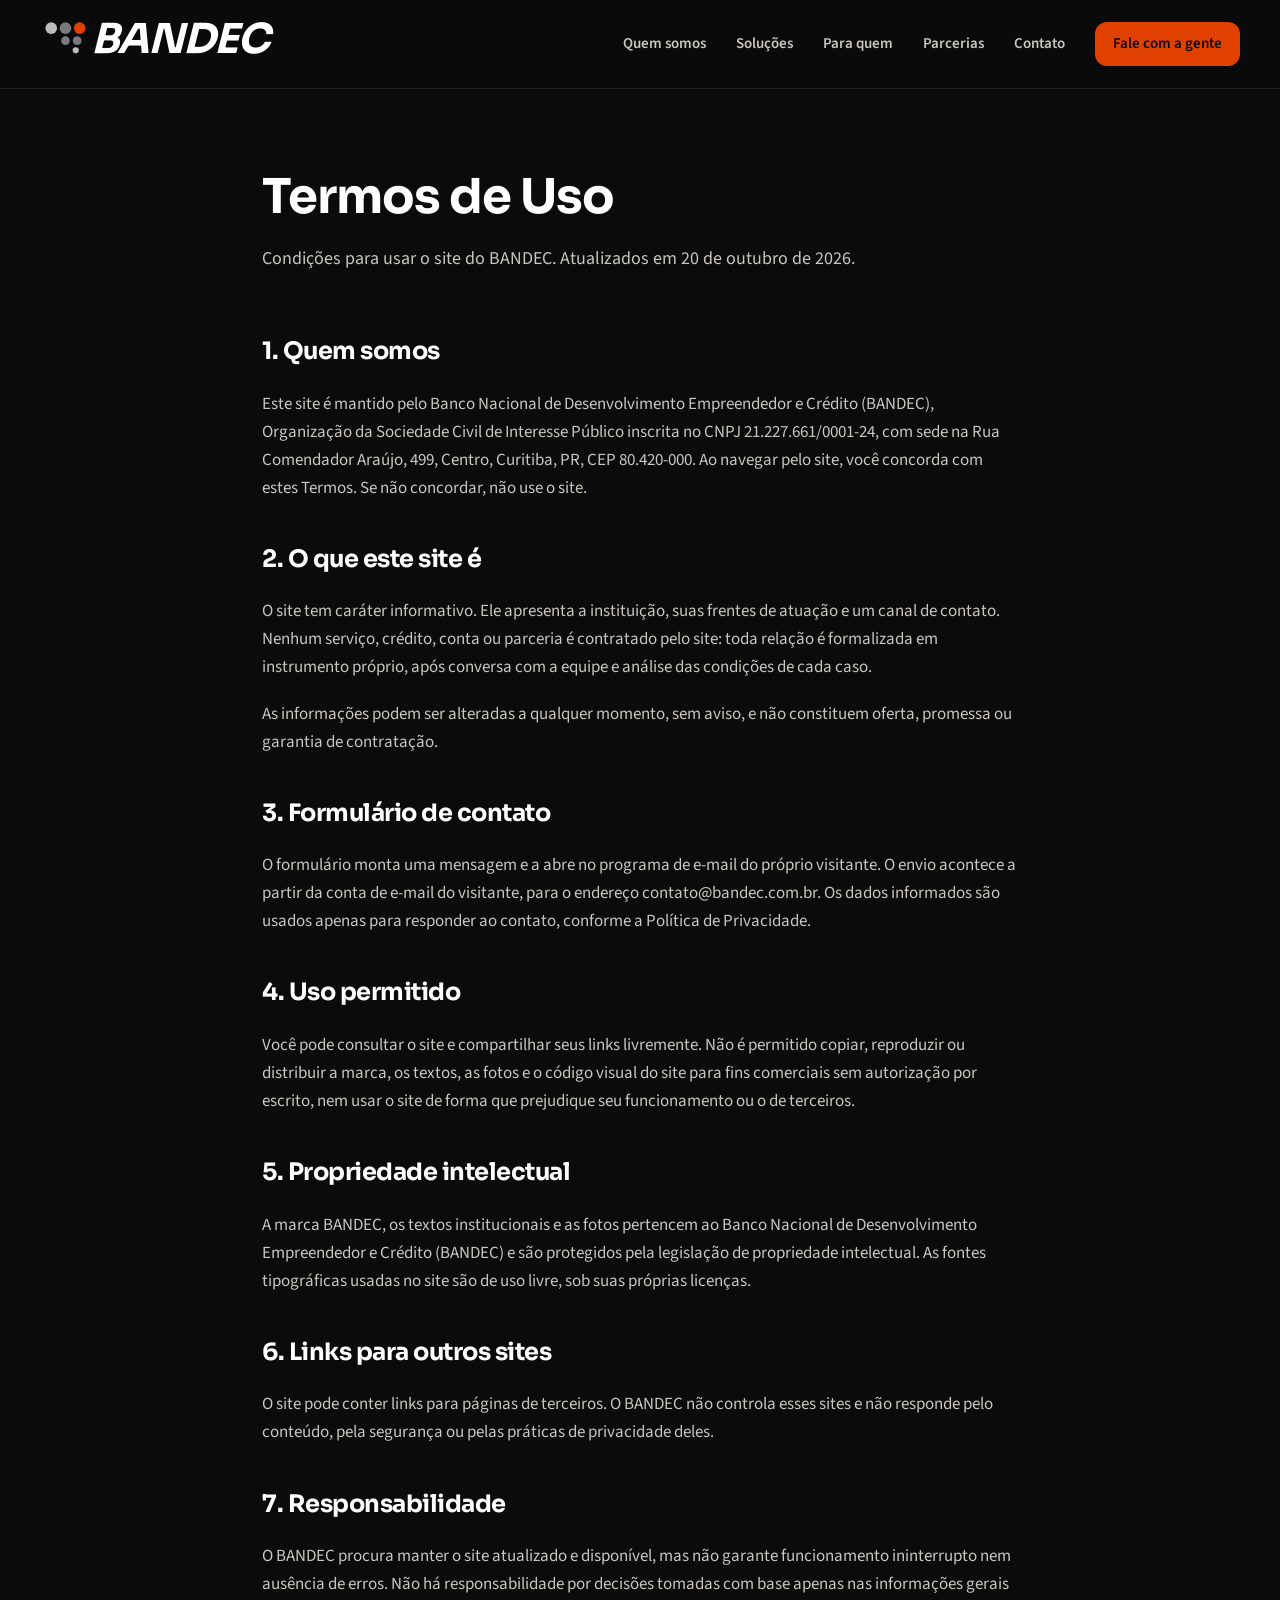
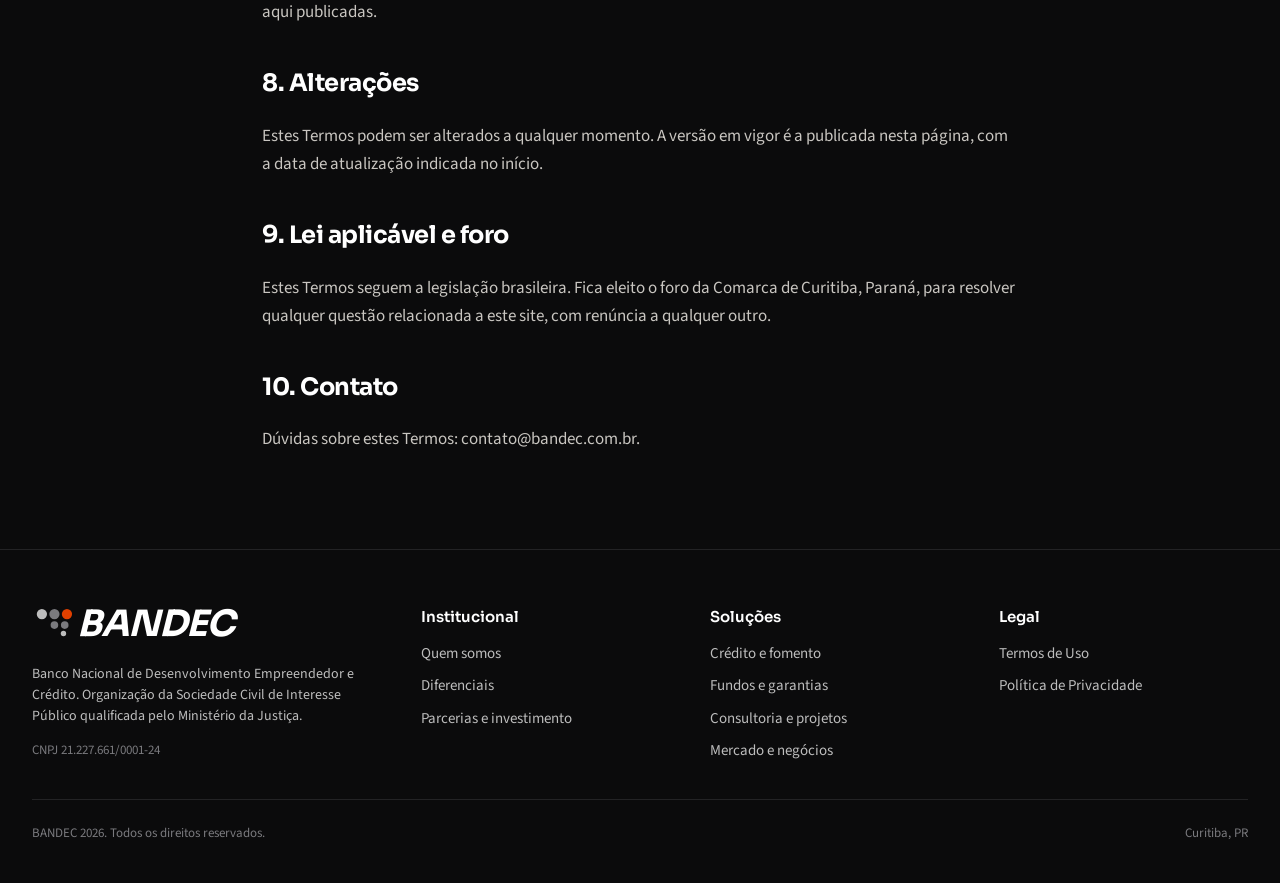
<file: termos-de-uso.html>
<!doctype html>
<html lang="pt-BR">
<head>
<meta charset="utf-8">
<meta name="viewport" content="width=device-width, initial-scale=1">
<title>Termos de Uso, BANDEC</title>
<meta name="description" content="Termos de Uso do site do BANDEC.">
<meta name="theme-color" content="#0b0b0c">
<link rel="icon" href="assets/img/favicon.svg" type="image/svg+xml">
<link rel="icon" href="assets/img/favicon-32.png" sizes="32x32" type="image/png">
<link rel="apple-touch-icon" href="assets/img/apple-touch-icon.png">
<link rel="preconnect" href="https://fonts.googleapis.com">
<link rel="preconnect" href="https://fonts.gstatic.com" crossorigin>
<link rel="stylesheet" href="https://fonts.googleapis.com/css2?family=Sora:wght@500;600;700&family=Source+Sans+3:wght@400;600;700&display=swap">
<link rel="stylesheet" href="assets/styles.css?v=20261020b">
<meta property="og:title" content="Termos de Uso, BANDEC">
<meta property="og:description" content="Termos de Uso do site do BANDEC.">
<meta property="og:type" content="website">
<meta property="og:image" content="assets/img/abertura.jpg">
</head>
<body>
<header class="topo">
  <div class="container">
    <a class="marca" href="index.html" aria-label="BANDEC, início"><svg role="img" aria-label="BANDEC" viewBox="0 0 800 158" preserveAspectRatio="xMinYMid meet"><circle cx="35.5" cy="29" r="18.4" fill="#bdbdbd"/><circle cx="80.5" cy="29" r="18.4" fill="#7a7a7e"/><circle cx="125.5" cy="29" r="18.4" fill="#e04000"/><circle cx="80.5" cy="68.5" r="13.7" fill="#7a7a7e"/><circle cx="117.5" cy="68.5" r="13.7" fill="#7a7a7e"/><circle cx="113" cy="99" r="9.7" fill="#bdbdbd"/><text x="160" y="106" font-family="Sora, Arial Black, sans-serif" font-weight="700" font-style="italic" font-size="130" fill="#ffffff" letter-spacing="-3">BANDEC</text></svg></a>
    <button class="menu-botao" type="button" aria-label="Abrir menu" aria-expanded="false" aria-controls="menu"><svg aria-hidden="true" width="20" height="20" viewBox="0 0 24 24" fill="none" stroke="currentColor" stroke-width="2" stroke-linecap="round" stroke-linejoin="round"><path d="M4 7h16M4 12h16M4 17h16"/></svg></button>
    <nav class="menu" id="menu" aria-label="Principal">
      <a href="index.html#quem-somos">Quem somos</a>
      <a href="index.html#solucoes">Soluções</a>
      <a href="index.html#para-quem">Para quem</a>
      <a href="index.html#parcerias">Parcerias</a>
      <a href="index.html#contato">Contato</a>
      <a class="botao botao-laranja" href="index.html#contato">Fale com a gente</a>
    </nav>
  </div>
</header>

<main class="pagina-texto">
  <div class="container">
<h1>Termos de Uso</h1>
<p class="resumo">Condições para usar o site do BANDEC. Atualizados em 20 de outubro de 2026.</p>
<div class="corpo">
<h2>1. Quem somos</h2>
<p>Este site é mantido pelo Banco Nacional de Desenvolvimento Empreendedor e Crédito (BANDEC), Organização da Sociedade Civil de Interesse Público inscrita no CNPJ 21.227.661/0001-24, com sede na Rua Comendador Araújo, 499, Centro, Curitiba, PR, CEP 80.420-000. Ao navegar pelo site, você concorda com estes Termos. Se não concordar, não use o site.</p>
<h2>2. O que este site é</h2>
<p>O site tem caráter informativo. Ele apresenta a instituição, suas frentes de atuação e um canal de contato. Nenhum serviço, crédito, conta ou parceria é contratado pelo site: toda relação é formalizada em instrumento próprio, após conversa com a equipe e análise das condições de cada caso.</p>
<p>As informações podem ser alteradas a qualquer momento, sem aviso, e não constituem oferta, promessa ou garantia de contratação.</p>
<h2>3. Formulário de contato</h2>
<p>O formulário monta uma mensagem e a abre no programa de e-mail do próprio visitante. O envio acontece a partir da conta de e-mail do visitante, para o endereço contato@bandec.com.br. Os dados informados são usados apenas para responder ao contato, conforme a Política de Privacidade.</p>
<h2>4. Uso permitido</h2>
<p>Você pode consultar o site e compartilhar seus links livremente. Não é permitido copiar, reproduzir ou distribuir a marca, os textos, as fotos e o código visual do site para fins comerciais sem autorização por escrito, nem usar o site de forma que prejudique seu funcionamento ou o de terceiros.</p>
<h2>5. Propriedade intelectual</h2>
<p>A marca BANDEC, os textos institucionais e as fotos pertencem ao Banco Nacional de Desenvolvimento Empreendedor e Crédito (BANDEC) e são protegidos pela legislação de propriedade intelectual. As fontes tipográficas usadas no site são de uso livre, sob suas próprias licenças.</p>
<h2>6. Links para outros sites</h2>
<p>O site pode conter links para páginas de terceiros. O BANDEC não controla esses sites e não responde pelo conteúdo, pela segurança ou pelas práticas de privacidade deles.</p>
<h2>7. Responsabilidade</h2>
<p>O BANDEC procura manter o site atualizado e disponível, mas não garante funcionamento ininterrupto nem ausência de erros. Não há responsabilidade por decisões tomadas com base apenas nas informações gerais aqui publicadas.</p>
<h2>8. Alterações</h2>
<p>Estes Termos podem ser alterados a qualquer momento. A versão em vigor é a publicada nesta página, com a data de atualização indicada no início.</p>
<h2>9. Lei aplicável e foro</h2>
<p>Estes Termos seguem a legislação brasileira. Fica eleito o foro da Comarca de Curitiba, Paraná, para resolver qualquer questão relacionada a este site, com renúncia a qualquer outro.</p>
<h2>10. Contato</h2>
<p>Dúvidas sobre estes Termos: contato@bandec.com.br.</p>
</div>
  </div>
</main>

<footer class="rodape">
  <div class="container">
    <div class="rodape-grade">
      <div class="rodape-marca">
        <svg role="img" aria-label="BANDEC" viewBox="0 0 800 158" preserveAspectRatio="xMinYMid meet"><circle cx="35.5" cy="29" r="18.4" fill="#bdbdbd"/><circle cx="80.5" cy="29" r="18.4" fill="#7a7a7e"/><circle cx="125.5" cy="29" r="18.4" fill="#e04000"/><circle cx="80.5" cy="68.5" r="13.7" fill="#7a7a7e"/><circle cx="117.5" cy="68.5" r="13.7" fill="#7a7a7e"/><circle cx="113" cy="99" r="9.7" fill="#bdbdbd"/><text x="160" y="106" font-family="Sora, Arial Black, sans-serif" font-weight="700" font-style="italic" font-size="130" fill="#ffffff" letter-spacing="-3">BANDEC</text></svg>
        <span>Banco Nacional de Desenvolvimento Empreendedor e Crédito. Organização da Sociedade Civil de Interesse Público qualificada pelo Ministério da Justiça.</span>
        <small>CNPJ 21.227.661/0001-24</small>
      </div>
      <div class="rodape-coluna"><strong>Institucional</strong><a href="index.html#quem-somos">Quem somos</a><a href="index.html#diferenciais">Diferenciais</a><a href="index.html#parcerias">Parcerias e investimento</a></div>
      <div class="rodape-coluna"><strong>Soluções</strong><a href="index.html#solucoes">Crédito e fomento</a><a href="index.html#solucoes">Fundos e garantias</a><a href="index.html#solucoes">Consultoria e projetos</a><a href="index.html#solucoes">Mercado e negócios</a></div>
      <div class="rodape-coluna"><strong>Legal</strong><a href="termos-de-uso">Termos de Uso</a><a href="politica-de-privacidade">Política de Privacidade</a></div>
    </div>
    <div class="rodape-base">
      <span>BANDEC 2026. Todos os direitos reservados.</span>
      <span>Curitiba, PR</span>
    </div>
  </div>
</footer>
<script src="assets/main.js?v=20261020c" defer></script>
</body>
</html>
</file>
<file: assets/styles.css>
/* BANDEC, site institucional (20/10/2026). Brandbook v1: preto, grafite, cinzas da logo, laranja de destaque, areia nas áreas claras. */
:root {
  --preto: #0b0b0c;
  --grafite: #141416;
  --borda-escura: #232325;
  --borda-escura-2: #3a3a3d;
  --cinza: #909090;
  --cinza-medio: #7a7a7e;
  --cinza-claro: #bdbdbd;
  --cinza-texto: #4a4a4e;
  --claro-texto: #c9c6c1;
  --laranja: #e04000;
  --laranja-claro: #ff6a2b;
  --laranja-fundo: rgba(224, 64, 0, 0.14);
  --areia: #f4f2ef;
  --areia-borda: #e3e0da;
  --branco: #ffffff;
  --fonte-titulo: "Sora", system-ui, sans-serif;
  --fonte-texto: "Source Sans 3", system-ui, sans-serif;
  --largura: 1280px;
  --raio-botao: 12px;
  --raio-cartao: 18px;
  --raio-foto: 24px;
  --transicao: 200ms ease;
}
*, *::before, *::after { box-sizing: border-box; }
html { scroll-behavior: smooth; -webkit-text-size-adjust: 100%; }
body { margin: 0; background: var(--preto); color: var(--areia); font-family: var(--fonte-texto); font-size: 17px; line-height: 1.5; -webkit-font-smoothing: antialiased; }
img { max-width: 100%; height: auto; display: block; }
a { color: var(--laranja-claro); }
a:hover { color: var(--branco); }
:focus-visible { outline: 3px solid var(--laranja-claro); outline-offset: 3px; }
h1, h2, h3 { font-family: var(--fonte-titulo); letter-spacing: -0.02em; margin: 0; text-wrap: balance; }
p, ul { margin: 0; }
ul { padding: 0; list-style: none; }
.container { max-width: var(--largura); margin: 0 auto; padding: 0 32px; }
.rotulo { font-size: 13px; font-weight: 600; letter-spacing: 0.14em; text-transform: uppercase; color: var(--laranja-claro); }
.claro .rotulo { color: var(--laranja); }
.icone { width: 48px; height: 48px; border-radius: 50%; display: inline-flex; align-items: center; justify-content: center; flex-shrink: 0; background: var(--preto); color: var(--branco); }
.escuro .icone, .grafite .icone { color: var(--laranja-claro); }
.escuro .icone, .grafite .icone { background: var(--laranja-fundo); }
.icone-laranja { background: var(--laranja); color: var(--preto); }
.icone svg { stroke-width: 2.2; }

/* Botões */
.botao { display: inline-flex; align-items: center; justify-content: center; gap: 10px; min-height: 50px; padding: 0 24px; border: 0; border-radius: var(--raio-botao); font-family: var(--fonte-texto); font-weight: 700; font-size: 16px; text-decoration: none; cursor: pointer; transition: background var(--transicao), color var(--transicao), border-color var(--transicao), transform var(--transicao); }
.botao:active { transform: translateY(1px); }
.botao-laranja { background: var(--laranja); color: var(--preto); }
.botao-laranja:hover { background: var(--laranja-claro); color: var(--preto); }
.botao-contorno { border: 1px solid var(--borda-escura-2); color: var(--branco); font-weight: 600; background: transparent; }
.botao-contorno:hover { border-color: var(--branco); color: var(--branco); }
.botao-preto { background: var(--preto); color: var(--branco); }
.botao-preto:hover { background: #2a2a2d; color: var(--branco); }

/* Topo */
.topo { position: sticky; top: 0; z-index: 10; background: rgba(11, 11, 12, 0.92); backdrop-filter: blur(10px); -webkit-backdrop-filter: blur(10px); border-bottom: 1px solid var(--borda-escura); }
.topo .container { max-width: none; padding: 0 40px; height: 88px; display: flex; align-items: center; justify-content: space-between; gap: 24px; }
.marca { display: inline-flex; align-items: center; flex-shrink: 0; }
.marca svg { height: 50px; width: 253px; display: block; }
.menu { display: flex; align-items: center; gap: 30px; }
.menu a { color: var(--claro-texto); text-decoration: none; font-size: 15px; font-weight: 600; transition: color var(--transicao); }
.menu a:hover { color: var(--branco); }
.menu .botao { min-height: 44px; padding: 0 18px; font-size: 15px; color: var(--preto); }
.menu-botao { display: none; width: 44px; height: 44px; border: 1px solid var(--borda-escura-2); border-radius: 10px; background: transparent; color: var(--branco); align-items: center; justify-content: center; cursor: pointer; }

/* Abertura */
.abertura { position: relative; overflow: hidden; background: var(--preto); }
.abertura-foto { position: absolute; inset: 0; }
.abertura-foto img { width: 100%; height: 100%; object-fit: cover; object-position: 70% 50%; filter: grayscale(1) contrast(1.15) brightness(0.8); }
.abertura-foto::after { content: ""; position: absolute; inset: 0; background: linear-gradient(90deg, var(--preto) 0%, rgba(11,11,12,0.92) 38%, rgba(11,11,12,0.35) 70%, rgba(11,11,12,0.1) 100%), linear-gradient(180deg, rgba(11,11,12,0) 60%, var(--preto) 100%); }
.abertura-grade { position: relative; min-height: 700px; display: grid; grid-template-columns: minmax(0, 620px) 1fr; align-items: center; padding-top: 88px; padding-bottom: 88px; }
.abertura-texto { display: flex; flex-direction: column; gap: 24px; }
.nome-instituicao { font-size: 14px; font-weight: 600; letter-spacing: 0.16em; text-transform: uppercase; color: var(--cinza-claro); margin-bottom: -8px; }
.selo { display: inline-flex; align-items: center; gap: 10px; width: fit-content; padding: 8px 14px 8px 10px; border-radius: 999px; border: 1px solid var(--borda-escura-2); background: rgba(20, 20, 22, 0.7); color: var(--laranja-claro); }
.selo span { font-size: 13px; font-weight: 600; letter-spacing: 0.08em; text-transform: uppercase; color: var(--claro-texto); }
.abertura h1 { font-weight: 700; font-size: clamp(36px, 5vw, 72px); line-height: 1.02; letter-spacing: -0.03em; color: var(--branco); }
.texto-grande { font-size: 21px; line-height: 1.5; color: var(--claro-texto); max-width: 30em; }
.acoes { display: flex; gap: 14px; flex-wrap: wrap; padding-top: 4px; }
.nome-completo { font-size: 14px; color: var(--cinza-medio); }
.abertura-destaque { justify-self: end; align-self: end; width: 300px; padding: 18px 20px; border-radius: 16px; background: rgba(20, 20, 22, 0.85); border: 1px solid var(--borda-escura-2); display: flex; flex-direction: column; gap: 6px; }
.abertura-destaque small { font-size: 12px; letter-spacing: 0.12em; text-transform: uppercase; color: var(--laranja-claro); font-weight: 600; }
.abertura-destaque span { font-family: var(--fonte-titulo); font-weight: 600; font-size: 17px; color: var(--branco); line-height: 1.3; }

.faixa-fatos { display: grid; grid-template-columns: repeat(4, minmax(0, 1fr)); gap: 24px; padding: 22px 0; border-top: 1px solid var(--borda-escura); border-bottom: 1px solid var(--borda-escura); }
.faixa-fatos li { display: flex; align-items: center; gap: 12px; color: var(--laranja-claro); }
.faixa-fatos span { font-size: 15px; font-weight: 600; color: var(--claro-texto); }

/* Seções */
.secao { padding: 104px 0; }
.escuro { background: var(--preto); color: var(--areia); }
.grafite { background: var(--grafite); color: var(--areia); border-top: 1px solid var(--borda-escura); border-bottom: 1px solid var(--borda-escura); }
.claro { background: var(--areia); color: var(--preto); }
.duas-colunas { display: grid; grid-template-columns: 1.1fr 0.9fr; gap: 64px; align-items: center; }
.duas-colunas.alinha-topo { grid-template-columns: 1fr 1fr; align-items: start; }
.duas-colunas-larga { display: grid; grid-template-columns: 0.8fr 1.2fr; gap: 64px; align-items: start; }
.coluna-texto { display: flex; flex-direction: column; gap: 22px; }
.coluna-texto.fixa { position: sticky; top: 112px; }
.titulo { font-weight: 700; font-size: clamp(30px, 3.2vw, 44px); line-height: 1.08; max-width: 18em; }
.titulo-maior { font-size: clamp(34px, 3.8vw, 52px); }
.escuro .titulo, .grafite .titulo, .parcerias .titulo { color: var(--branco); }
.texto { font-size: 19px; line-height: 1.55; color: var(--claro-texto); max-width: 36em; }
.claro .texto { color: var(--cinza-texto); }
.texto-apoio { font-size: 16px; line-height: 1.55; color: var(--cinza-claro); max-width: 26em; }
.cabecalho-secao { display: flex; justify-content: space-between; align-items: flex-end; gap: 40px; flex-wrap: wrap; margin-bottom: 44px; }
.cabecalho-secao > div { display: flex; flex-direction: column; gap: 18px; }

/* Quem somos */
.pilares { display: grid; grid-template-columns: 1fr 1fr; gap: 14px; margin-top: 8px; }
.pilar { display: flex; gap: 14px; align-items: flex-start; padding: 18px; border-radius: 14px; background: var(--branco); border: 1px solid var(--areia-borda); }
.pilar .icone { width: 42px; height: 42px; }
.pilar div { display: flex; flex-direction: column; gap: 4px; }
.pilar strong { font-family: var(--fonte-titulo); font-weight: 600; font-size: 16px; }
.pilar span { font-size: 14px; line-height: 1.45; color: var(--cinza-texto); }
.foto { position: relative; border-radius: var(--raio-foto); overflow: hidden; background: var(--grafite); min-height: 420px; }
.foto img { width: 100%; height: 100%; object-fit: cover; position: absolute; inset: 0; }
.foto-quem { min-height: 620px; }
.foto-quem img { filter: grayscale(0.6) contrast(1.05); }
.legenda-foto { position: absolute; left: 24px; right: 24px; bottom: 24px; padding: 20px 22px; border-radius: 16px; background: rgba(11, 11, 12, 0.88); color: var(--branco); display: flex; flex-direction: column; gap: 6px; }
.legenda-foto small { font-size: 12px; letter-spacing: 0.12em; text-transform: uppercase; color: var(--laranja-claro); font-weight: 600; }
.legenda-foto span { font-family: var(--fonte-titulo); font-weight: 600; font-size: 20px; line-height: 1.3; }

/* Soluções */
.solucoes { display: grid; grid-template-columns: repeat(3, minmax(0, 1fr)); gap: 18px; }
.solucao { display: flex; flex-direction: column; gap: 16px; padding: 28px; border-radius: 20px; background: var(--grafite); border: 1px solid var(--borda-escura); transition: transform var(--transicao), border-color var(--transicao); }
.solucao:hover { transform: translateY(-3px); border-color: var(--borda-escura-2); }
.solucao .icone { width: 52px; height: 52px; }
.solucao h3 { font-size: 22px; font-weight: 600; color: var(--branco); letter-spacing: -0.01em; }
.solucao p { font-size: 15px; line-height: 1.5; color: var(--claro-texto); }
.solucao ul, .caminho ul { display: flex; flex-direction: column; gap: 8px; margin-top: 4px; }
.solucao li, .caminho li { display: flex; gap: 10px; align-items: flex-start; font-size: 15px; color: #e9e6e1; }
.solucao li svg, .caminho li svg { color: var(--laranja-claro); flex-shrink: 0; margin-top: 3px; }

/* Para quem */
.perfis { display: grid; grid-template-columns: repeat(4, minmax(0, 1fr)); gap: 16px; }
.perfil { display: flex; flex-direction: column; align-items: flex-start; gap: 16px; padding: 24px; border-radius: var(--raio-cartao); background: var(--branco); border: 1px solid var(--areia-borda); transition: transform var(--transicao), border-color var(--transicao); }
.perfil:hover { transform: translateY(-3px); border-color: var(--cinza-claro); }
.perfil span { font-family: var(--fonte-titulo); font-weight: 600; font-size: 17px; line-height: 1.3; }

/* Diferenciais */
.diferenciais { display: grid; grid-template-columns: 1fr 1fr; gap: 14px; }
.diferencial { display: flex; gap: 16px; align-items: flex-start; padding: 26px; border-radius: var(--raio-cartao); border: 1px solid var(--borda-escura); background: var(--preto); }
.diferencial div { display: flex; flex-direction: column; gap: 6px; }
.diferencial strong { font-family: var(--fonte-titulo); font-weight: 600; font-size: 19px; color: var(--branco); }
.diferencial span { font-size: 15px; line-height: 1.5; color: var(--claro-texto); }

/* Parcerias */
.parcerias { position: relative; overflow: hidden; background: var(--preto); color: var(--areia); }
.parcerias-foto { position: absolute; inset: 0; }
.parcerias-foto img { width: 100%; height: 100%; object-fit: cover; filter: grayscale(1) brightness(0.32); }
.parcerias-foto::after { content: ""; position: absolute; inset: 0; background: linear-gradient(180deg, var(--preto) 0%, rgba(11,11,12,0.6) 50%, var(--preto) 100%); }
.parcerias .container { position: relative; }
.caminhos { display: grid; grid-template-columns: 1fr 1fr; gap: 18px; margin-bottom: 18px; }
.caminho { padding: 32px; border-radius: 20px; background: rgba(20, 20, 22, 0.9); border: 1px solid var(--borda-escura-2); display: flex; flex-direction: column; gap: 18px; }
.caminho h3 { font-size: 26px; font-weight: 600; color: var(--branco); }
.caminho li { font-size: 16px; line-height: 1.45; }
.chamada { display: flex; align-items: center; justify-content: space-between; gap: 24px; padding: 28px 32px; border-radius: 20px; background: var(--laranja); color: var(--preto); }
.chamada span { font-family: var(--fonte-titulo); font-weight: 600; font-size: 22px; letter-spacing: -0.01em; max-width: 28em; }

/* Contato */
.contatos { display: flex; flex-direction: column; gap: 14px; margin-top: 8px; }
.contatos li { display: flex; align-items: center; gap: 14px; }
.contatos .icone { width: 44px; height: 44px; }
.contatos a { font-family: var(--fonte-titulo); font-weight: 600; font-size: 18px; color: var(--preto); text-decoration: none; }
.contatos a:hover { color: var(--laranja); }
.contatos span { font-size: 16px; color: var(--cinza-texto); }
.formulario { display: flex; flex-direction: column; gap: 14px; padding: 32px; border-radius: 20px; background: var(--branco); border: 1px solid var(--areia-borda); }
.formulario .duas { display: grid; grid-template-columns: 1fr 1fr; gap: 14px; }
.formulario label { display: flex; flex-direction: column; gap: 6px; font-size: 14px; font-weight: 600; color: var(--preto); }
.formulario input, .formulario select, .formulario textarea { width: 100%; min-height: 48px; border-radius: 10px; border: 1px solid #d9d5ce; background: var(--branco); padding: 12px 14px; font: 400 16px var(--fonte-texto); color: var(--preto); transition: border-color var(--transicao); }
.formulario textarea { min-height: 120px; resize: vertical; }
.formulario input:focus, .formulario select:focus, .formulario textarea:focus { outline: none; border-color: var(--laranja); box-shadow: 0 0 0 3px rgba(224, 64, 0, 0.15); }
.formulario small { font-size: 13px; color: var(--cinza-texto); }

/* Páginas de texto (termos e política) */
.pagina-texto { padding: 72px 0 96px; }
.pagina-texto .container { max-width: 820px; }
.pagina-texto h1 { font-size: clamp(32px, 4vw, 48px); color: var(--branco); margin-bottom: 12px; }
.pagina-texto .resumo { color: var(--claro-texto); font-size: 18px; margin-bottom: 40px; }
.pagina-texto .corpo { display: flex; flex-direction: column; gap: 18px; font-size: 17px; line-height: 1.65; color: var(--claro-texto); }
.pagina-texto .corpo h2 { font-size: 24px; color: var(--branco); margin-top: 20px; }
.pagina-texto .corpo h3 { font-size: 19px; color: var(--branco); margin-top: 12px; }
.pagina-texto .corpo ul { padding-left: 20px; list-style: disc; display: flex; flex-direction: column; gap: 6px; }

/* Rodapé */
.rodape { background: var(--preto); color: var(--areia); padding: 56px 0 40px; border-top: 1px solid var(--borda-escura); }
.rodape-grade { display: grid; grid-template-columns: 1.4fr 1fr 1fr 1fr; gap: 40px; }
.rodape-marca { display: flex; flex-direction: column; gap: 14px; }
.rodape-marca svg { height: 44px; width: 223px; display: block; }
.rodape-marca span { font-size: 14px; line-height: 1.5; color: var(--cinza-claro); max-width: 360px; }
.rodape-marca small { font-size: 13px; color: var(--cinza-medio); }
.rodape-coluna { display: flex; flex-direction: column; gap: 10px; font-size: 15px; }
.rodape-coluna strong { font-family: var(--fonte-titulo); font-weight: 600; color: var(--branco); margin-bottom: 4px; }
.rodape a { color: var(--cinza-claro); text-decoration: none; transition: color var(--transicao); }
.rodape a:hover { color: var(--branco); }
.rodape-base { display: flex; justify-content: space-between; align-items: center; gap: 16px; flex-wrap: wrap; padding-top: 24px; margin-top: 36px; border-top: 1px solid var(--borda-escura); font-size: 13px; color: var(--cinza-medio); }

/* Entrada suave das seções, sem travar a rolagem */
.entra { opacity: 1; transform: none; }
@media (prefers-reduced-motion: no-preference) {
  .entra { transition: opacity 400ms ease, transform 400ms ease; }
  .entra.aguardando { opacity: 0; transform: translateY(12px); }
}

/* Tablet */
@media (max-width: 1100px) {
  .solucoes { grid-template-columns: repeat(2, minmax(0, 1fr)); }
  .perfis { grid-template-columns: repeat(2, minmax(0, 1fr)); }
  .faixa-fatos { grid-template-columns: repeat(2, minmax(0, 1fr)); }
  .menu { gap: 20px; }
}
@media (max-width: 980px) {
  .duas-colunas, .duas-colunas.alinha-topo, .duas-colunas-larga { grid-template-columns: 1fr; gap: 36px; }
  .coluna-texto.fixa { position: static; }
  .abertura-grade { grid-template-columns: 1fr; min-height: 0; padding-top: 72px; padding-bottom: 72px; }
  .abertura-destaque { display: none; }
  .abertura-foto img { object-position: 60% 50%; filter: grayscale(1) brightness(0.4); }
  .abertura-foto::after { background: linear-gradient(180deg, rgba(11,11,12,0.3) 0%, var(--preto) 90%); }
  .foto-quem { min-height: 360px; }
  .rodape-grade { grid-template-columns: repeat(2, minmax(0, 1fr)); }
  .secao { padding: 72px 0; }
  .caminhos { grid-template-columns: 1fr; }
  .chamada { flex-direction: column; align-items: flex-start; }
}
/* Celular */
@media (max-width: 720px) {
  .container { padding: 0 16px; }
  .topo .container { height: 68px; padding: 0 16px; }
  .marca svg { height: 34px; width: 172px; }
  .menu { display: none; position: absolute; left: 0; right: 0; top: 68px; flex-direction: column; align-items: stretch; gap: 0; background: var(--preto); border-bottom: 1px solid var(--borda-escura); padding: 8px 16px 16px; }
  .menu.aberto { display: flex; }
  .menu a { padding: 14px 4px; border-bottom: 1px solid var(--borda-escura); font-size: 16px; }
  .menu .botao { margin-top: 10px; min-height: 48px; border-bottom: 0; justify-content: center; }
  .menu-botao { display: flex; }
  .secao { padding: 48px 0; }
  .abertura-grade { padding-top: 44px; padding-bottom: 40px; }
  .abertura-texto { gap: 18px; }
  .nome-instituicao { font-size: 12px; letter-spacing: 0.12em; margin-bottom: -4px; }
  .acoes .botao { flex: 1 1 100%; min-height: 52px; }
  .texto-grande { font-size: 17px; }
  .texto { font-size: 16px; }
  .faixa-fatos { grid-template-columns: 1fr; gap: 12px; }
  .pilares { grid-template-columns: 1fr; }
  .solucoes { grid-template-columns: 1fr; gap: 12px; }
  .solucao { padding: 20px; }
  .perfis { gap: 10px; }
  .perfil { padding: 16px; gap: 12px; }
  .perfil span { font-size: 14px; }
  .diferenciais { grid-template-columns: 1fr; }
  .diferencial { padding: 18px; }
  .caminho { padding: 22px; }
  .chamada { padding: 22px; }
  .chamada span { font-size: 18px; }
  .chamada .botao { width: 100%; }
  .formulario { padding: 20px; }
  .formulario .duas { grid-template-columns: 1fr; }
  .rodape-grade { grid-template-columns: 1fr; gap: 24px; }
}
</file>
